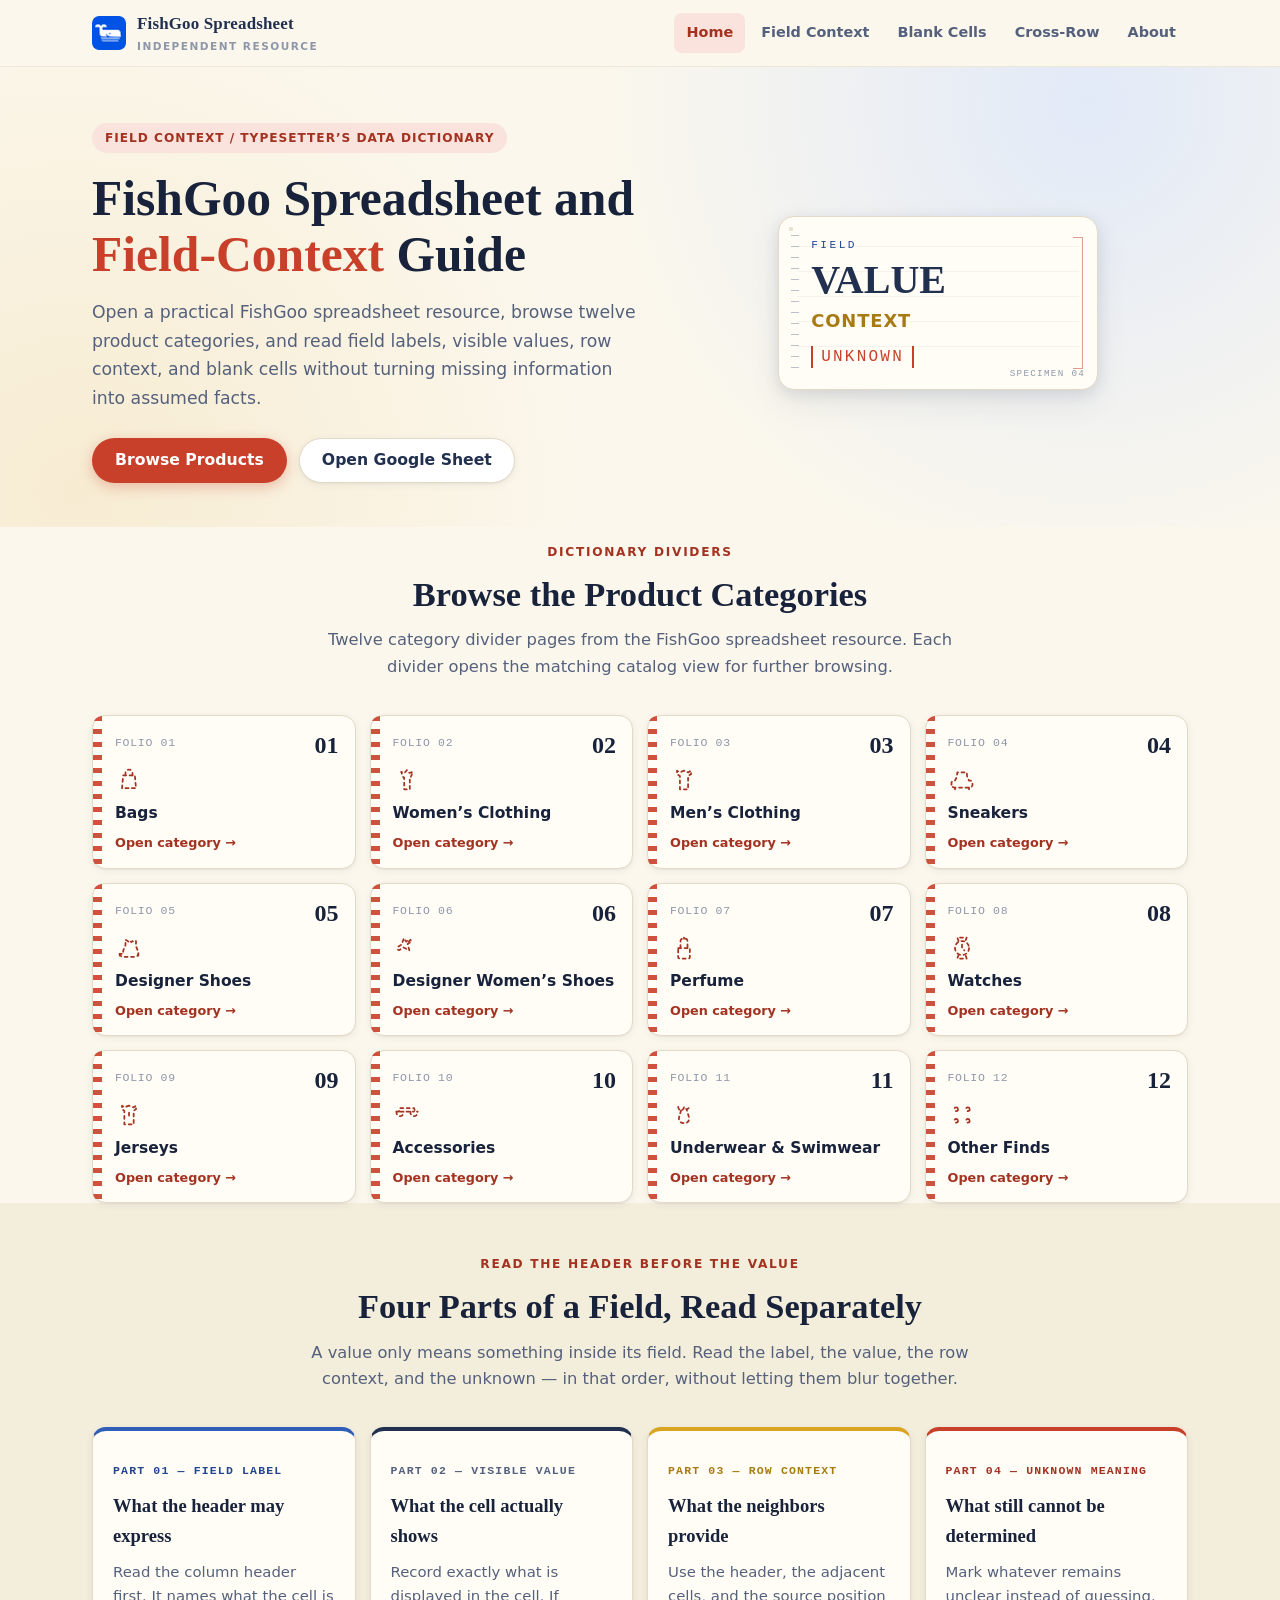
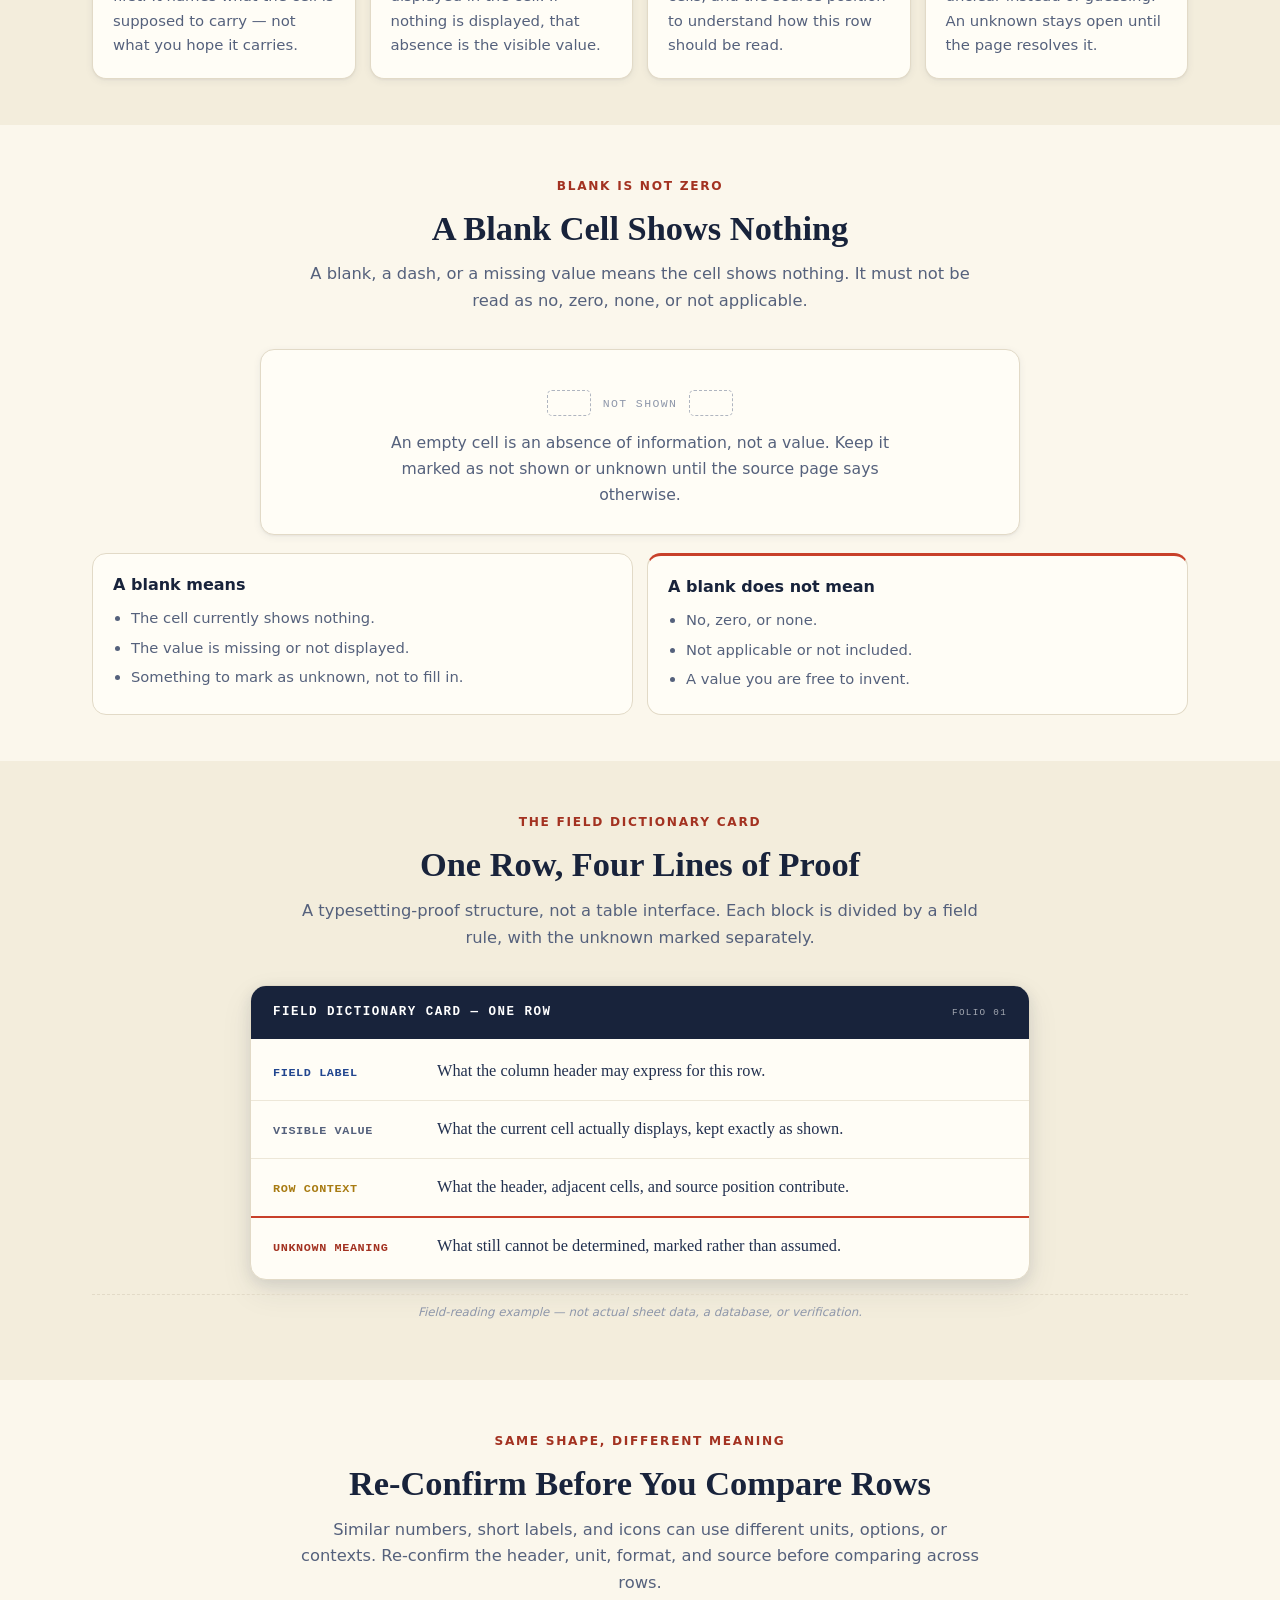
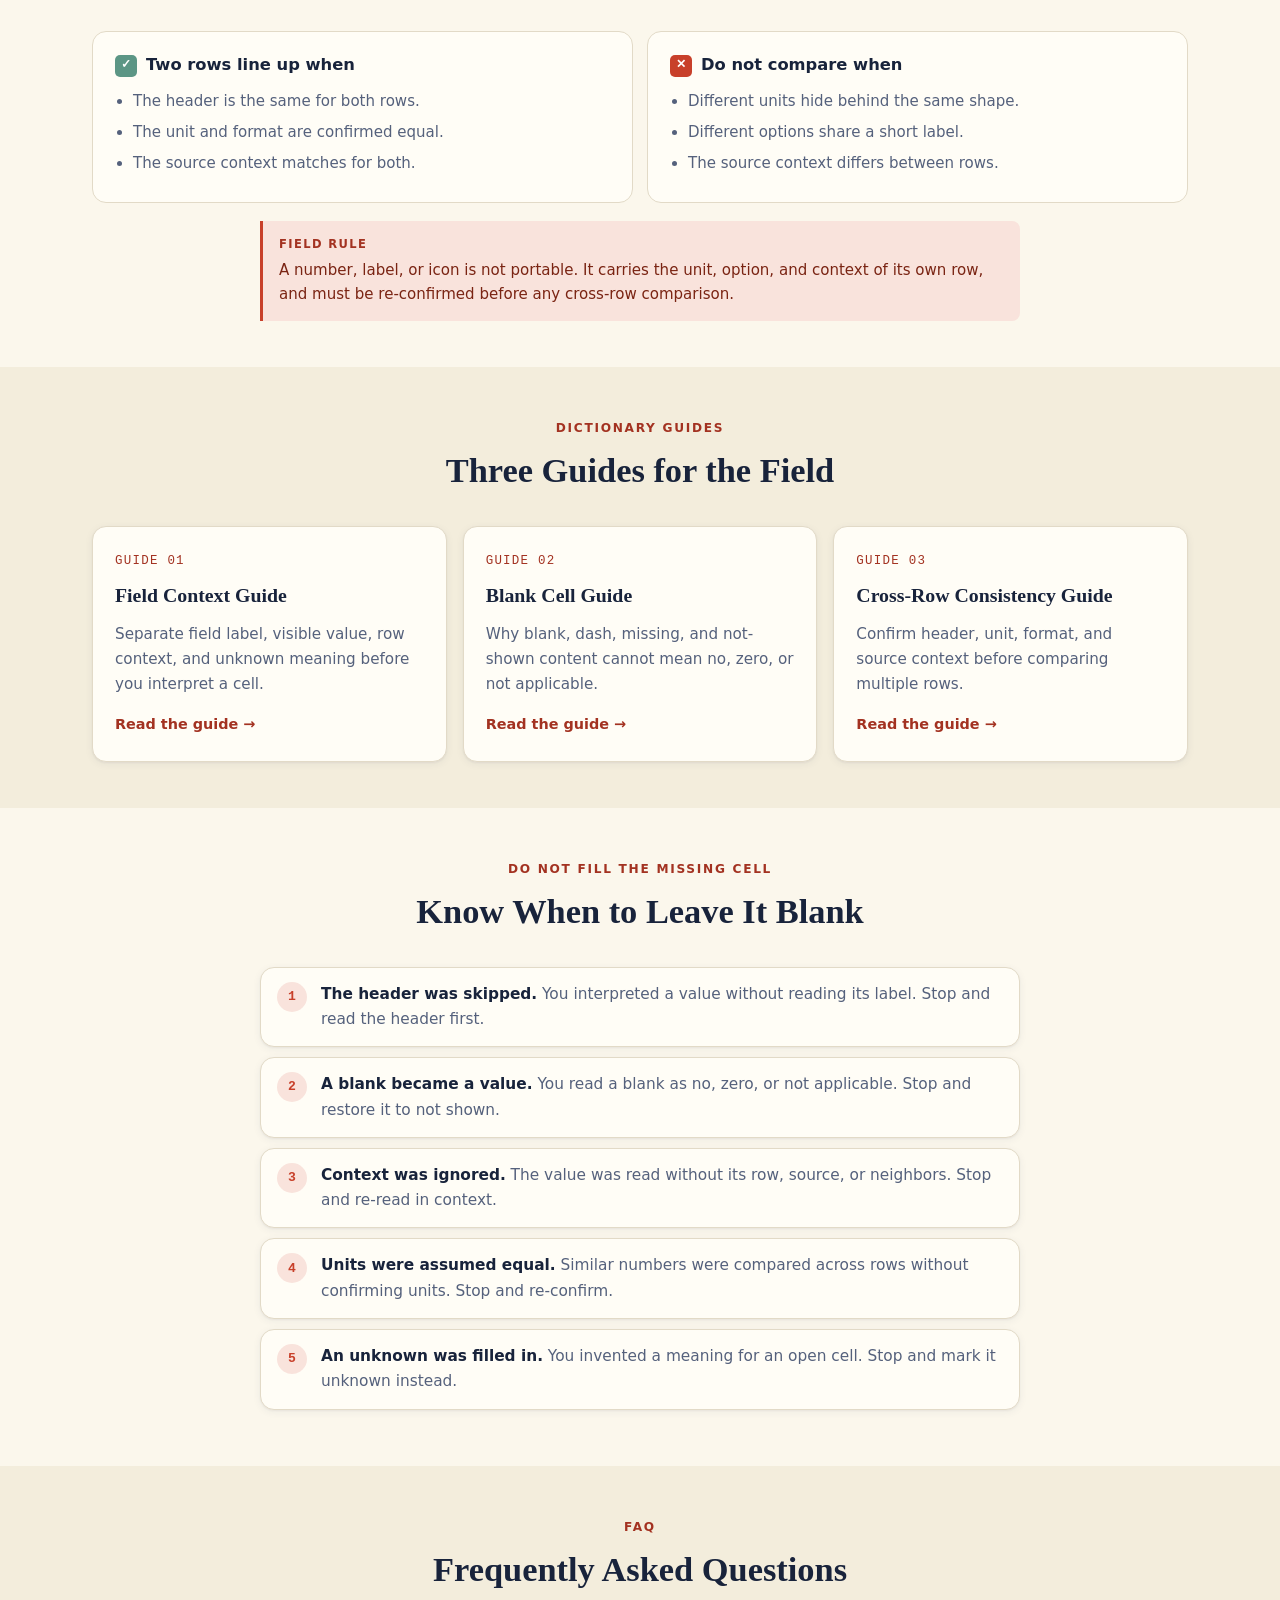
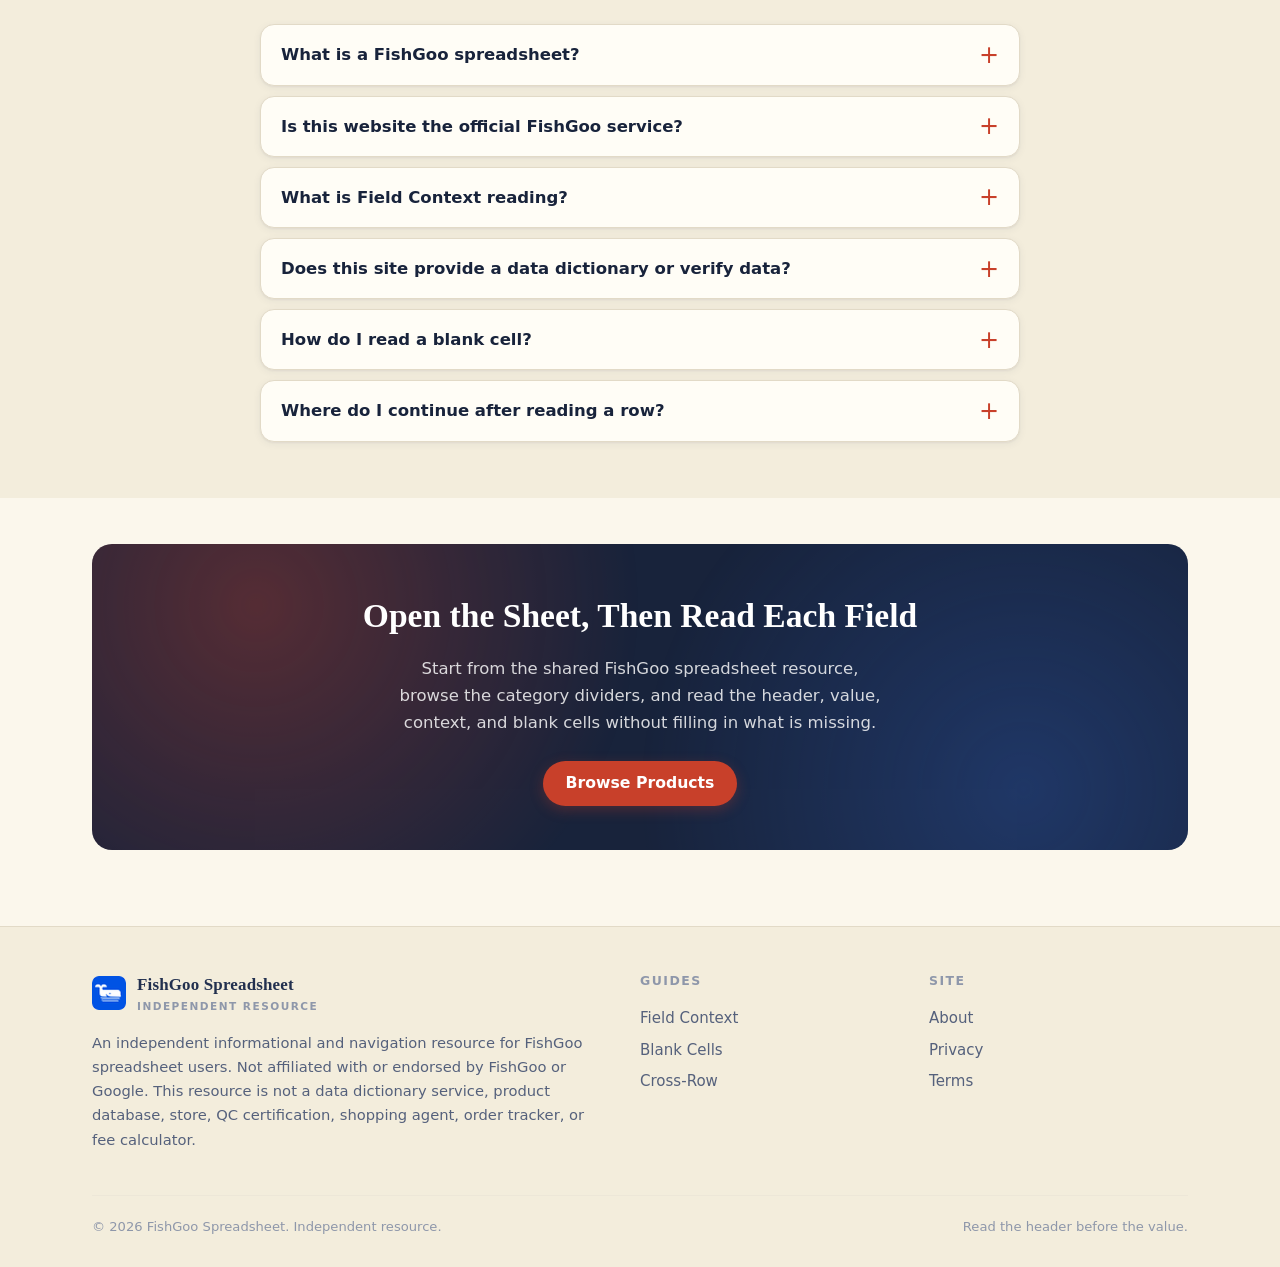
<file: index.html>
<!DOCTYPE html>
<html lang="en">
<head>
  <meta charset="UTF-8">
  <meta name="viewport" content="width=device-width, initial-scale=1.0">
  <script charset="UTF-8" id="LA_COLLECT" src="//sdk.51.la/js-sdk-pro.min.js"></script>
  <script>LA.init({id:"3R7KyZ6nqq0NWQsc",ck:"3R7KyZ6nqq0NWQsc"})</script>
  <meta name="google-site-verification" content="XJH5bWyu3Ub_fdbfXnCgktieLxeAN7sLbtjSL6n2SaM" />
  <title>FishGoo Spreadsheet &amp; Field-Context Guide | Independent</title>
  <meta name="description" content="Open a practical FishGoo spreadsheet resource, browse categories, and read labels, values, and row context without turning blank cells into facts.">
  <link rel="canonical" href="https://repglide.github.io/fishgoo-spreadsheet/">
  <link rel="icon" type="image/png" href="./assets/images/favicon.png">
  <link rel="stylesheet" href="./assets/css/styles.css">

  <!-- Open Graph / Twitter -->
  <meta property="og:type" content="website">
  <meta property="og:url" content="https://repglide.github.io/fishgoo-spreadsheet/">
  <meta property="og:title" content="FishGoo Spreadsheet &amp; Field-Context Guide | Independent">
  <meta property="og:description" content="Open a practical FishGoo spreadsheet resource, browse categories, and read labels, values, and row context without turning blank cells into facts.">
  <meta name="twitter:card" content="summary">
  <meta name="twitter:title" content="FishGoo Spreadsheet &amp; Field-Context Guide | Independent">
  <meta name="twitter:description" content="Open a practical FishGoo spreadsheet resource, browse categories, and read labels, values, and row context without turning blank cells into facts.">

  <!-- JSON-LD Structured Data -->
  <script type="application/ld+json">
  {
    "@context": "https://schema.org",
    "@graph": [
      {
        "@type": "WebSite",
        "@id": "https://repglide.github.io/fishgoo-spreadsheet/#website",
        "url": "https://repglide.github.io/fishgoo-spreadsheet/",
        "name": "FishGoo Spreadsheet & Field-Context Guide",
        "description": "Independent directory and informational guide for FishGoo spreadsheet users, built around a Field Context reading method that separates field labels, visible values, row context, and unknown meaning without turning blank cells into assumed facts."
      },
      {
        "@type": "WebPage",
        "@id": "https://repglide.github.io/fishgoo-spreadsheet/#webpage",
        "url": "https://repglide.github.io/fishgoo-spreadsheet/",
        "name": "FishGoo Spreadsheet and Field-Context Guide",
        "isPartOf": { "@id": "https://repglide.github.io/fishgoo-spreadsheet/#website" },
        "description": "Open a practical FishGoo spreadsheet resource, browse categories, and read labels, values, and row context without turning blank cells into facts."
      },
      {
        "@type": "FAQPage",
        "mainEntity": [
          {
            "@type": "Question",
            "name": "What is a FishGoo spreadsheet?",
            "acceptedAnswer": {
              "@type": "Answer",
              "text": "A FishGoo spreadsheet is a shared document that compiles listing references, category groupings, and product links formatted for use with agent shopping services. It is a reference to research, not an official, live, or complete product catalog."
            }
          },
          {
            "@type": "Question",
            "name": "Is this website the official FishGoo service?",
            "acceptedAnswer": {
              "@type": "Answer",
              "text": "No. This website is an independent informational and navigation resource. It is not affiliated with, endorsed by, or operated by FishGoo or Google."
            }
          },
          {
            "@type": "Question",
            "name": "What is Field Context reading?",
            "acceptedAnswer": {
              "@type": "Answer",
              "text": "Field Context reading separates four things: the field label (what the column header may express), the visible value (what the cell actually shows), the row context (what the header, neighbors, and source provide), and the unknown meaning (what still cannot be determined)."
            }
          },
          {
            "@type": "Question",
            "name": "Does this site provide a data dictionary or verify data?",
            "acceptedAnswer": {
              "@type": "Answer",
              "text": "No. This resource is not a data dictionary service, a product database, a store, a QC certification, a shopping agent, an order tracker, or a fee calculator. It explains how to read, not what the data means."
            }
          },
          {
            "@type": "Question",
            "name": "How do I read a blank cell?",
            "acceptedAnswer": {
              "@type": "Answer",
              "text": "A blank, dash, or missing cell shows nothing, so mark it as not shown or unknown. It must not be automatically read as no, zero, none, or not applicable. A blank is an absence of information, not a value."
            }
          },
          {
            "@type": "Question",
            "name": "Where do I continue after reading a row?",
            "acceptedAnswer": {
              "@type": "Answer",
              "text": "After you have read the field label, visible value, and row context, and re-checked the destination page, you can continue through an agent shopping service to submit the item. This website is a navigation resource and does not process orders itself."
            }
          }
        ]
      }
    ]
  }
  </script>
</head>
<body>
  <a href="#main-content" class="skip-link">Skip to main content</a>

  <!-- Header -->
  <header class="site-header">
    <div class="container header-inner">
      <a href="./index.html" class="brand" aria-label="FishGoo Spreadsheet Home">
        <img src="./assets/images/logo.png" alt="FishGoo logo" width="34" height="34">
        <span class="brand-name">FishGoo Spreadsheet<small>Independent Resource</small></span>
      </a>
      <button class="mobile-nav-toggle" aria-expanded="false" aria-label="Toggle navigation menu">
        <svg viewBox="0 0 24 24" fill="none" stroke="currentColor" stroke-width="2" width="22" height="22"><line x1="3" y1="6" x2="21" y2="6"></line><line x1="3" y1="12" x2="21" y2="12"></line><line x1="3" y1="18" x2="21" y2="18"></line></svg>
      </button>
      <nav class="main-nav" aria-label="Primary Navigation">
        <ul>
          <li><a href="./index.html" class="active">Home</a></li>
          <li><a href="./field-context-guide/">Field Context</a></li>
          <li><a href="./blank-cell-guide/">Blank Cells</a></li>
          <li><a href="./cross-row-consistency-guide/">Cross-Row</a></li>
          <li><a href="./about/">About</a></li>
        </ul>
      </nav>
    </div>
  </header>

  <main id="main-content">
    <!-- Hero -->
    <section class="hero-section">
      <div class="container hero-grid">
        <div>
          <span class="hero-badge">Field Context / Typesetter&rsquo;s Data Dictionary</span>
          <h1 class="hero-title">FishGoo Spreadsheet and <em>Field-Context</em> Guide</h1>
          <p class="hero-description">Open a practical FishGoo spreadsheet resource, browse twelve product categories, and read field labels, visible values, row context, and blank cells without turning missing information into assumed facts.</p>
          <div class="hero-actions">
            <a href="https://repglide.com/?agent=fishgoo" class="btn btn-primary" target="_blank" rel="nofollow noopener">Browse Products</a>
            <a href="https://docs.google.com/spreadsheets/d/1lSC66IRzVtWp0Arn8F5EmrXXbrlkGSHU/edit?usp=sharing&amp;ouid=102900013243329745539&amp;rtpof=true&amp;sd=true" class="btn btn-secondary" target="_blank" rel="noopener">Open Google Sheet</a>
          </div>
        </div>
        <div class="hero-visual" aria-hidden="true">
          <div class="specimen">
            <span class="index-ruler"></span>
            <span class="def-bracket"></span>
            <span class="spec-word spec-field">Field</span>
            <span class="spec-word spec-value">VALUE</span>
            <span class="spec-word spec-context">CONTEXT</span>
            <span class="spec-word spec-unknown">UNKNOWN</span>
            <span class="folio-label">Specimen 04</span>
          </div>
        </div>
      </div>
    </section>

    <!-- Product Categories (immediately after Hero) -->
    <section class="categories-section" id="categories" aria-labelledby="cat-heading">
      <div class="container">
        <div class="section-header">
          <span class="eyebrow">Dictionary Dividers</span>
          <h2 class="section-title" id="cat-heading">Browse the Product Categories</h2>
          <p class="section-lead">Twelve category divider pages from the FishGoo spreadsheet resource. Each divider opens the matching catalog view for further browsing.</p>
        </div>

        <div class="cat-grid">
          <a class="cat-card" href="https://repglide.com/category/bags?agent=fishgoo" target="_blank" rel="nofollow noopener">
            <span class="cat-top"><span class="cat-code">FOLIO 01</span><span class="cat-spec">01</span></span>
            <span class="cat-icon" aria-hidden="true"><svg viewBox="0 0 24 24" fill="none" stroke="currentColor" stroke-width="1.5" stroke-linecap="round" stroke-linejoin="round" stroke-dasharray="2.5 3"><path d="M7 8h10l1 11H6L7 8Z"/><path d="M9 8V6a3 3 0 0 1 6 0v2"/></svg></span>
            <span class="cat-name">Bags</span>
            <span class="cat-arrow">Open category →</span>
          </a>
          <a class="cat-card" href="https://repglide.com/category/womens-clothing?agent=fishgoo" target="_blank" rel="nofollow noopener">
            <span class="cat-top"><span class="cat-code">FOLIO 02</span><span class="cat-spec">02</span></span>
            <span class="cat-icon" aria-hidden="true"><svg viewBox="0 0 24 24" fill="none" stroke="currentColor" stroke-width="1.5" stroke-linecap="round" stroke-linejoin="round" stroke-dasharray="2.5 3"><path d="M12 3.5 9.8 6 7 5l2 5h.6V20h4.8V10H15l2-5-2.8 1L12 3.5Z"/></svg></span>
            <span class="cat-name">Women&rsquo;s Clothing</span>
            <span class="cat-arrow">Open category →</span>
          </a>
          <a class="cat-card" href="https://repglide.com/category/mens-clothing?agent=fishgoo" target="_blank" rel="nofollow noopener">
            <span class="cat-top"><span class="cat-code">FOLIO 03</span><span class="cat-spec">03</span></span>
            <span class="cat-icon" aria-hidden="true"><svg viewBox="0 0 24 24" fill="none" stroke="currentColor" stroke-width="1.5" stroke-linecap="round" stroke-linejoin="round" stroke-dasharray="2.5 3"><path d="M12 4 8.5 5.5 6 4v3l2.5 1.5V20h7V8.5L18 7V4l-2.5 1.5L12 4Z"/></svg></span>
            <span class="cat-name">Men&rsquo;s Clothing</span>
            <span class="cat-arrow">Open category →</span>
          </a>
          <a class="cat-card" href="https://repglide.com/category/sneakers?agent=fishgoo" target="_blank" rel="nofollow noopener">
            <span class="cat-top"><span class="cat-code">FOLIO 04</span><span class="cat-spec">04</span></span>
            <span class="cat-icon" aria-hidden="true"><svg viewBox="0 0 24 24" fill="none" stroke="currentColor" stroke-width="1.5" stroke-linecap="round" stroke-linejoin="round" stroke-dasharray="2.5 3"><path d="M3 16v-1.5c0-1 1-2 2-2h1l1.5-3L8 5.5h8l.5 4L18 12.5h1c1 0 2 1 2 2V16c0 1.5-1.5 2.5-3 2.5H6c-1.5 0-3-1-3-2.5Z"/><path d="M6 18.5V20M18 18.5V20"/></svg></span>
            <span class="cat-name">Sneakers</span>
            <span class="cat-arrow">Open category →</span>
          </a>
          <a class="cat-card" href="https://repglide.com/category/designer-shoes?agent=fishgoo" target="_blank" rel="nofollow noopener">
            <span class="cat-top"><span class="cat-code">FOLIO 05</span><span class="cat-spec">05</span></span>
            <span class="cat-icon" aria-hidden="true"><svg viewBox="0 0 24 24" fill="none" stroke="currentColor" stroke-width="1.5" stroke-linecap="round" stroke-linejoin="round" stroke-dasharray="2.5 3"><path d="M4 17c0 1.5 1.5 2.5 3 2.5h10c1.5 0 3-1 3-2.5v-1.5l-2-5V6l-2 1-1-1-1 1-1-1-1 1-1-1-2-1v4.5l-2 5V17Z"/><path d="M4 17v1.5M20 17v1.5"/></svg></span>
            <span class="cat-name">Designer Shoes</span>
            <span class="cat-arrow">Open category →</span>
          </a>
          <a class="cat-card" href="https://repglide.com/category/designer-womens-shoes?agent=fishgoo" target="_blank" rel="nofollow noopener">
            <span class="cat-top"><span class="cat-code">FOLIO 06</span><span class="cat-spec">06</span></span>
            <span class="cat-icon" aria-hidden="true"><svg viewBox="0 0 24 24" fill="none" stroke="currentColor" stroke-width="1.5" stroke-linecap="round" stroke-linejoin="round" stroke-dasharray="2.5 3"><path d="M9 4.5 7.5 9 5 10.5c-1 .5-1.5 1.5-1 2.5s2 1 2.5 0L9 11.5 14 14l-1.5-5.5L16 6.5 15 5l-1.5 1.5L13 5l-1.5 1.5L10 5 9 4.5Z"/></svg></span>
            <span class="cat-name">Designer Women&rsquo;s Shoes</span>
            <span class="cat-arrow">Open category →</span>
          </a>
          <a class="cat-card" href="https://repglide.com/category/perfume?agent=fishgoo" target="_blank" rel="nofollow noopener">
            <span class="cat-top"><span class="cat-code">FOLIO 07</span><span class="cat-spec">07</span></span>
            <span class="cat-icon" aria-hidden="true"><svg viewBox="0 0 24 24" fill="none" stroke="currentColor" stroke-width="1.5" stroke-linecap="round" stroke-linejoin="round" stroke-dasharray="2.5 3"><path d="M9 12V6a2 2 0 0 1 2-2h2a2 2 0 0 1 2 2v6"/><path d="M7 12h10v8a1 1 0 0 1-1 1H8a1 1 0 0 1-1-1v-8Z"/><path d="M12 4V3"/></svg></span>
            <span class="cat-name">Perfume</span>
            <span class="cat-arrow">Open category →</span>
          </a>
          <a class="cat-card" href="https://repglide.com/category/watches?agent=fishgoo" target="_blank" rel="nofollow noopener">
            <span class="cat-top"><span class="cat-code">FOLIO 08</span><span class="cat-spec">08</span></span>
            <span class="cat-icon" aria-hidden="true"><svg viewBox="0 0 24 24" fill="none" stroke="currentColor" stroke-width="1.5" stroke-linecap="round" stroke-linejoin="round" stroke-dasharray="2.5 3"><circle cx="12" cy="12" r="6"/><path d="M12 9v3l2 2"/><path d="M9 6 8 3h8l-1 3"/><path d="M9 18l-1 3h8l-1-3"/></svg></span>
            <span class="cat-name">Watches</span>
            <span class="cat-arrow">Open category →</span>
          </a>
          <a class="cat-card" href="https://repglide.com/category/jerseys?agent=fishgoo" target="_blank" rel="nofollow noopener">
            <span class="cat-top"><span class="cat-code">FOLIO 09</span><span class="cat-spec">09</span></span>
            <span class="cat-icon" aria-hidden="true"><svg viewBox="0 0 24 24" fill="none" stroke="currentColor" stroke-width="1.5" stroke-linecap="round" stroke-linejoin="round" stroke-dasharray="2.5 3"><path d="M12 4 8 5.5 6 4v3l2 1.5V20h8V8.5L18 7V4l-2 1.5L12 4Z"/><path d="M12 10v3"/></svg></span>
            <span class="cat-name">Jerseys</span>
            <span class="cat-arrow">Open category →</span>
          </a>
          <a class="cat-card" href="https://repglide.com/category/accessories?agent=fishgoo" target="_blank" rel="nofollow noopener">
            <span class="cat-top"><span class="cat-code">FOLIO 10</span><span class="cat-spec">10</span></span>
            <span class="cat-icon" aria-hidden="true"><svg viewBox="0 0 24 24" fill="none" stroke="currentColor" stroke-width="1.5" stroke-linecap="round" stroke-linejoin="round" stroke-dasharray="2.5 3"><path d="M3 9h2l1-3h12l1 3h2"/><path d="M3 9v1a3 3 0 0 0 6 0V9"/><path d="M15 9v1a3 3 0 0 0 6 0V9"/><path d="M6 9h12"/></svg></span>
            <span class="cat-name">Accessories</span>
            <span class="cat-arrow">Open category →</span>
          </a>
          <a class="cat-card" href="https://repglide.com/category/underwear-swimwear?agent=fishgoo" target="_blank" rel="nofollow noopener">
            <span class="cat-top"><span class="cat-code">FOLIO 11</span><span class="cat-spec">11</span></span>
            <span class="cat-icon" aria-hidden="true"><svg viewBox="0 0 24 24" fill="none" stroke="currentColor" stroke-width="1.5" stroke-linecap="round" stroke-linejoin="round" stroke-dasharray="2.5 3"><path d="M7 5c0 2 1.5 3 2.5 3S12 7 12 5c0 1 1.5 2 2.5 2S17 5 17 5"/><path d="M9.5 8 8 13c-1 3 0 6 4 6s5-3 4-6l-1.5-5"/></svg></span>
            <span class="cat-name">Underwear &amp; Swimwear</span>
            <span class="cat-arrow">Open category →</span>
          </a>
          <a class="cat-card" href="https://repglide.com/category/other?agent=fishgoo" target="_blank" rel="nofollow noopener">
            <span class="cat-top"><span class="cat-code">FOLIO 12</span><span class="cat-spec">12</span></span>
            <span class="cat-icon" aria-hidden="true"><svg viewBox="0 0 24 24" fill="none" stroke="currentColor" stroke-width="1.5" stroke-linecap="round" stroke-linejoin="round" stroke-dasharray="2.5 3"><circle cx="7" cy="7" r="1.6"/><circle cx="17" cy="7" r="1.6"/><circle cx="7" cy="17" r="1.6"/><circle cx="17" cy="17" r="1.6"/></svg></span>
            <span class="cat-name">Other Finds</span>
            <span class="cat-arrow">Open category →</span>
          </a>
        </div>
      </div>
    </section>

    <!-- Read the Header Before the Value -->
    <section class="section section-alt" id="read-header" aria-labelledby="rh-heading">
      <div class="container">
        <div class="section-header">
          <span class="eyebrow">Read the Header Before the Value</span>
          <h2 class="section-title" id="rh-heading">Four Parts of a Field, Read Separately</h2>
          <p class="section-lead">A value only means something inside its field. Read the label, the value, the row context, and the unknown — in that order, without letting them blur together.</p>
        </div>

        <div class="field-method">
          <div class="fm-step fm-field">
            <span class="fm-num">Part 01 — Field label</span>
            <h3>What the header may express</h3>
            <p>Read the column header first. It names what the cell is supposed to carry — not what you hope it carries.</p>
          </div>
          <div class="fm-step fm-value">
            <span class="fm-num">Part 02 — Visible value</span>
            <h3>What the cell actually shows</h3>
            <p>Record exactly what is displayed in the cell. If nothing is displayed, that absence is the visible value.</p>
          </div>
          <div class="fm-step fm-context">
            <span class="fm-num">Part 03 — Row context</span>
            <h3>What the neighbors provide</h3>
            <p>Use the header, the adjacent cells, and the source position to understand how this row should be read.</p>
          </div>
          <div class="fm-step fm-unknown">
            <span class="fm-num">Part 04 — Unknown meaning</span>
            <h3>What still cannot be determined</h3>
            <p>Mark whatever remains unclear instead of guessing. An unknown stays open until the page resolves it.</p>
          </div>
        </div>
      </div>
    </section>

    <!-- Blank Is Not Zero -->
    <section class="section" id="blank-not-zero" aria-labelledby="bz-heading">
      <div class="container">
        <div class="section-header">
          <span class="eyebrow">Blank Is Not Zero</span>
          <h2 class="section-title" id="bz-heading">A Blank Cell Shows Nothing</h2>
          <p class="section-lead">A blank, a dash, or a missing value means the cell shows nothing. It must not be read as no, zero, none, or not applicable.</p>
        </div>

        <div class="blank-panel">
          <div class="blank-cell">
            <span class="blank-marker" aria-hidden="true"></span>
            <span class="blank-word">Not shown</span>
            <span class="blank-marker" aria-hidden="true"></span>
          </div>
          <p>An empty cell is an absence of information, not a value. Keep it marked as not shown or unknown until the source page says otherwise.</p>
        </div>

        <div class="blank-grid">
          <div class="blank-col is-blank">
            <h3>A blank means</h3>
            <ul>
              <li>The cell currently shows nothing.</li>
              <li>The value is missing or not displayed.</li>
              <li>Something to mark as unknown, not to fill in.</li>
            </ul>
          </div>
          <div class="blank-col is-assumed">
            <h3>A blank does not mean</h3>
            <ul>
              <li>No, zero, or none.</li>
              <li>Not applicable or not included.</li>
              <li>A value you are free to invent.</li>
            </ul>
          </div>
        </div>
      </div>
    </section>

    <!-- The Field Dictionary Card -->
    <section class="section section-alt" id="dictionary-card" aria-labelledby="dc-heading">
      <div class="container">
        <div class="section-header">
          <span class="eyebrow">The Field Dictionary Card</span>
          <h2 class="section-title" id="dc-heading">One Row, Four Lines of Proof</h2>
          <p class="section-lead">A typesetting-proof structure, not a table interface. Each block is divided by a field rule, with the unknown marked separately.</p>
        </div>

        <div class="dictionary-card">
          <div class="dc-head">
            <span class="dc-title">Field Dictionary Card — One Row</span>
            <span class="folio-label">Folio 01</span>
          </div>
          <div class="dc-blocks">
            <div class="dc-block dc-field">
              <span class="dc-label">Field label</span>
              <span class="dc-def">What the column header may express for this row.</span>
            </div>
            <div class="dc-block dc-value">
              <span class="dc-label">Visible value</span>
              <span class="dc-def">What the current cell actually displays, kept exactly as shown.</span>
            </div>
            <div class="dc-block dc-context">
              <span class="dc-label">Row context</span>
              <span class="dc-def">What the header, adjacent cells, and source position contribute.</span>
            </div>
            <div class="dc-block dc-unknown">
              <span class="dc-label">Unknown meaning</span>
              <span class="dc-def">What still cannot be determined, marked rather than assumed.</span>
            </div>
          </div>
        </div>
        <p class="example-flag" style="display:block;text-align:center;">Field-reading example — not actual sheet data, a database, or verification.</p>
      </div>
    </section>

    <!-- Same Shape, Different Meaning -->
    <section class="section" id="same-shape" aria-labelledby="ss-heading">
      <div class="container">
        <div class="section-header">
          <span class="eyebrow">Same Shape, Different Meaning</span>
          <h2 class="section-title" id="ss-heading">Re-Confirm Before You Compare Rows</h2>
          <p class="section-lead">Similar numbers, short labels, and icons can use different units, options, or contexts. Re-confirm the header, unit, format, and source before comparing across rows.</p>
        </div>
        <div class="shape-grid">
          <div class="shape-col is-same">
            <h3><span class="mark">✓</span>Two rows line up when</h3>
            <ul>
              <li>The header is the same for both rows.</li>
              <li>The unit and format are confirmed equal.</li>
              <li>The source context matches for both.</li>
            </ul>
          </div>
          <div class="shape-col is-diff">
            <h3><span class="mark">✕</span>Do not compare when</h3>
            <ul>
              <li>Different units hide behind the same shape.</li>
              <li>Different options share a short label.</li>
              <li>The source context differs between rows.</li>
            </ul>
          </div>
        </div>
        <div class="field-rule" style="max-width:760px;margin:18px auto 0;"><strong>Field rule</strong>A number, label, or icon is not portable. It carries the unit, option, and context of its own row, and must be re-confirmed before any cross-row comparison.</div>
      </div>
    </section>

    <!-- Guide entries -->
    <section class="section section-alt" id="guides" aria-labelledby="guides-heading">
      <div class="container">
        <div class="section-header">
          <span class="eyebrow">Dictionary Guides</span>
          <h2 class="section-title" id="guides-heading">Three Guides for the Field</h2>
        </div>
        <div class="guide-grid">
          <a class="guide-card" href="./field-context-guide/">
            <span class="guide-num">GUIDE 01</span>
            <h3>Field Context Guide</h3>
            <p>Separate field label, visible value, row context, and unknown meaning before you interpret a cell.</p>
            <span class="guide-cta">Read the guide →</span>
          </a>
          <a class="guide-card" href="./blank-cell-guide/">
            <span class="guide-num">GUIDE 02</span>
            <h3>Blank Cell Guide</h3>
            <p>Why blank, dash, missing, and not-shown content cannot mean no, zero, or not applicable.</p>
            <span class="guide-cta">Read the guide →</span>
          </a>
          <a class="guide-card" href="./cross-row-consistency-guide/">
            <span class="guide-num">GUIDE 03</span>
            <h3>Cross-Row Consistency Guide</h3>
            <p>Confirm header, unit, format, and source context before comparing multiple rows.</p>
            <span class="guide-cta">Read the guide →</span>
          </a>
        </div>
      </div>
    </section>

    <!-- Do Not Fill the Missing Cell -->
    <section class="section" id="do-not-fill" aria-labelledby="dnf-heading">
      <div class="container">
        <div class="section-header">
          <span class="eyebrow">Do Not Fill the Missing Cell</span>
          <h2 class="section-title" id="dnf-heading">Know When to Leave It Blank</h2>
        </div>
        <ul class="stop-list">
          <li><span class="s-num">1</span><p><strong>The header was skipped.</strong> You interpreted a value without reading its label. Stop and read the header first.</p></li>
          <li><span class="s-num">2</span><p><strong>A blank became a value.</strong> You read a blank as no, zero, or not applicable. Stop and restore it to not shown.</p></li>
          <li><span class="s-num">3</span><p><strong>Context was ignored.</strong> The value was read without its row, source, or neighbors. Stop and re-read in context.</p></li>
          <li><span class="s-num">4</span><p><strong>Units were assumed equal.</strong> Similar numbers were compared across rows without confirming units. Stop and re-confirm.</p></li>
          <li><span class="s-num">5</span><p><strong>An unknown was filled in.</strong> You invented a meaning for an open cell. Stop and mark it unknown instead.</p></li>
        </ul>
      </div>
    </section>

    <!-- FAQ -->
    <section class="section section-alt" id="faq" aria-labelledby="faq-heading">
      <div class="container">
        <div class="section-header">
          <span class="eyebrow">FAQ</span>
          <h2 class="section-title" id="faq-heading">Frequently Asked Questions</h2>
        </div>
        <div class="faq-list">
          <details class="faq-item">
            <summary>What is a FishGoo spreadsheet?</summary>
            <div class="faq-body"><p>A FishGoo spreadsheet is a shared document that compiles listing references, category groupings, and product links formatted for use with agent shopping services. It is a reference to research, not an official, live, or complete product catalog.</p></div>
          </details>
          <details class="faq-item">
            <summary>Is this website the official FishGoo service?</summary>
            <div class="faq-body"><p>No. This website is an independent informational and navigation resource. It is not affiliated with, endorsed by, or operated by FishGoo or Google.</p></div>
          </details>
          <details class="faq-item">
            <summary>What is Field Context reading?</summary>
            <div class="faq-body"><p>Field Context reading separates four things: the field label (what the column header may express), the visible value (what the cell actually shows), the row context (what the header, neighbors, and source provide), and the unknown meaning (what still cannot be determined).</p></div>
          </details>
          <details class="faq-item">
            <summary>Does this site provide a data dictionary or verify data?</summary>
            <div class="faq-body"><p>No. This resource is not a data dictionary service, a product database, a store, a QC certification, a shopping agent, an order tracker, or a fee calculator. It explains how to read, not what the data means.</p></div>
          </details>
          <details class="faq-item">
            <summary>How do I read a blank cell?</summary>
            <div class="faq-body"><p>A blank, dash, or missing cell shows nothing, so mark it as not shown or unknown. It must not be automatically read as no, zero, none, or not applicable. A blank is an absence of information, not a value.</p></div>
          </details>
          <details class="faq-item">
            <summary>Where do I continue after reading a row?</summary>
            <div class="faq-body"><p>After you have read the field label, visible value, and row context, and re-checked the destination page, you can continue through an agent shopping service to submit the item. This website is a navigation resource and does not process orders itself.</p></div>
          </details>
        </div>
      </div>
    </section>

    <!-- Final CTA -->
    <section class="section" aria-labelledby="cta-heading">
      <div class="container">
        <div class="final-cta">
          <h2 id="cta-heading">Open the Sheet, Then Read Each Field</h2>
          <p>Start from the shared FishGoo spreadsheet resource, browse the category dividers, and read the header, value, context, and blank cells without filling in what is missing.</p>
          <a href="https://repglide.com/?agent=fishgoo" class="btn btn-primary" target="_blank" rel="nofollow noopener">Browse Products</a>
        </div>
      </div>
    </section>
  </main>

  <!-- Footer -->
  <footer class="site-footer">
    <div class="container">
      <div class="footer-grid">
        <div class="footer-brand">
          <a href="./index.html" class="brand" aria-label="FishGoo Spreadsheet Home">
            <img src="./assets/images/logo.png" alt="FishGoo logo" width="30" height="30">
            <span class="brand-name">FishGoo Spreadsheet<small>Independent Resource</small></span>
          </a>
          <p>An independent informational and navigation resource for FishGoo spreadsheet users. Not affiliated with or endorsed by FishGoo or Google. This resource is not a data dictionary service, product database, store, QC certification, shopping agent, order tracker, or fee calculator.</p>
        </div>
        <div class="footer-col">
          <h4>Guides</h4>
          <ul>
            <li><a href="./field-context-guide/">Field Context</a></li>
            <li><a href="./blank-cell-guide/">Blank Cells</a></li>
            <li><a href="./cross-row-consistency-guide/">Cross-Row</a></li>
          </ul>
        </div>
        <div class="footer-col">
          <h4>Site</h4>
          <ul>
            <li><a href="./about/">About</a></li>
            <li><a href="./privacy/">Privacy</a></li>
            <li><a href="./terms/">Terms</a></li>
          </ul>
        </div>
      </div>
      <div class="footer-bottom">
        <span>&copy; <span id="year">2026</span> FishGoo Spreadsheet. Independent resource.</span>
        <span>Read the header before the value.</span>
      </div>
    </div>
  </footer>

  <script src="./assets/js/main.js"></script>
</body>
</html>
</file>
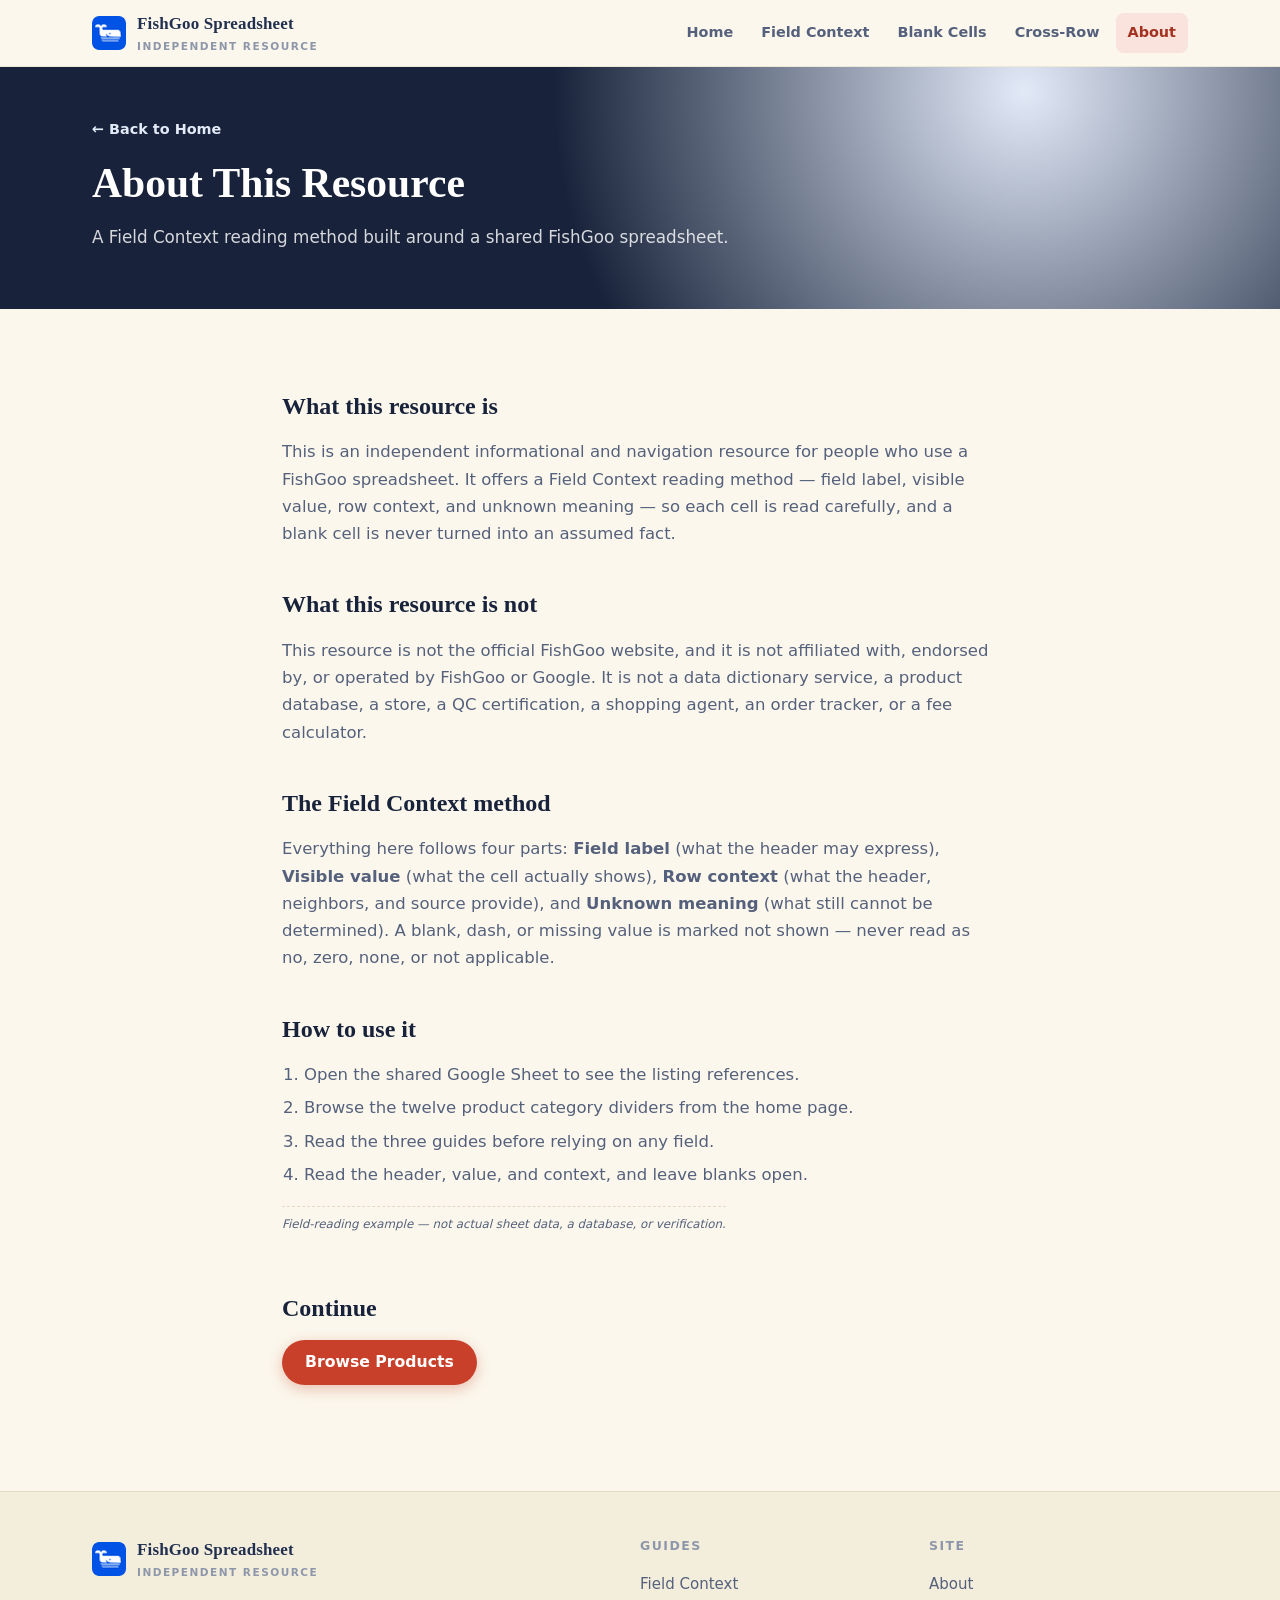
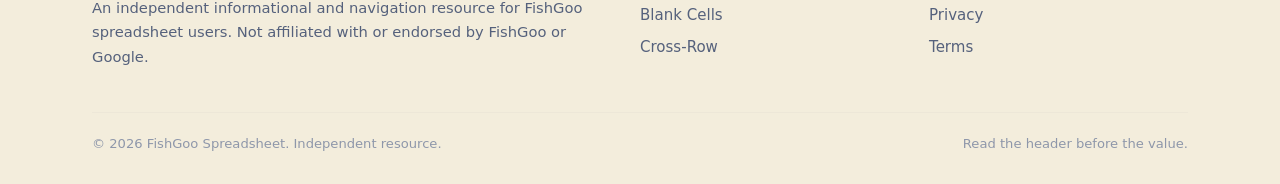
<file: about/index.html>
<!DOCTYPE html>
<html lang="en">
<head>
  <meta charset="UTF-8">
  <meta name="viewport" content="width=device-width, initial-scale=1.0">
  <title>About | FishGoo Spreadsheet</title>
  <meta name="description" content="About this independent FishGoo spreadsheet resource: a Field Context reading method, not an official FishGoo service.">
  <link rel="canonical" href="https://repglide.github.io/fishgoo-spreadsheet/about/">
  <link rel="icon" type="image/png" href="../assets/images/favicon.png">
  <link rel="stylesheet" href="../assets/css/styles.css">
  <meta name="robots" content="index, follow">
</head>
<body>
  <a href="#main-content" class="skip-link">Skip to main content</a>

  <header class="site-header">
    <div class="container header-inner">
      <a href="../index.html" class="brand" aria-label="FishGoo Spreadsheet Home">
        <img src="../assets/images/logo.png" alt="FishGoo logo" width="34" height="34">
        <span class="brand-name">FishGoo Spreadsheet<small>Independent Resource</small></span>
      </a>
      <button class="mobile-nav-toggle" aria-expanded="false" aria-label="Toggle navigation menu">
        <svg viewBox="0 0 24 24" fill="none" stroke="currentColor" stroke-width="2" width="22" height="22"><line x1="3" y1="6" x2="21" y2="6"></line><line x1="3" y1="12" x2="21" y2="12"></line><line x1="3" y1="18" x2="21" y2="18"></line></svg>
      </button>
      <nav class="main-nav" aria-label="Primary Navigation">
        <ul>
          <li><a href="../index.html">Home</a></li>
          <li><a href="../field-context-guide/">Field Context</a></li>
          <li><a href="../blank-cell-guide/">Blank Cells</a></li>
          <li><a href="../cross-row-consistency-guide/">Cross-Row</a></li>
          <li><a href="../about/" class="active">About</a></li>
        </ul>
      </nav>
    </div>
  </header>

  <main id="main-content">
    <section class="page-hero">
      <div class="container">
        <a class="back-link" href="../index.html">← Back to Home</a>
        <h1>About This Resource</h1>
        <p>A Field Context reading method built around a shared FishGoo spreadsheet.</p>
      </div>
    </section>

    <div class="article-body">
      <h2>What this resource is</h2>
      <p>This is an independent informational and navigation resource for people who use a FishGoo spreadsheet. It offers a Field Context reading method — field label, visible value, row context, and unknown meaning — so each cell is read carefully, and a blank cell is never turned into an assumed fact.</p>

      <h2>What this resource is not</h2>
      <p>This resource is not the official FishGoo website, and it is not affiliated with, endorsed by, or operated by FishGoo or Google. It is not a data dictionary service, a product database, a store, a QC certification, a shopping agent, an order tracker, or a fee calculator.</p>

      <h2>The Field Context method</h2>
      <p>Everything here follows four parts: <strong>Field label</strong> (what the header may express), <strong>Visible value</strong> (what the cell actually shows), <strong>Row context</strong> (what the header, neighbors, and source provide), and <strong>Unknown meaning</strong> (what still cannot be determined). A blank, dash, or missing value is marked not shown — never read as no, zero, none, or not applicable.</p>

      <h2>How to use it</h2>
      <ol>
        <li>Open the shared Google Sheet to see the listing references.</li>
        <li>Browse the twelve product category dividers from the home page.</li>
        <li>Read the three guides before relying on any field.</li>
        <li>Read the header, value, and context, and leave blanks open.</li>
      </ol>

      <p class="example-flag">Field-reading example — not actual sheet data, a database, or verification.</p>

      <h2>Continue</h2>
      <p><a href="https://repglide.com/?agent=fishgoo" class="btn btn-primary" target="_blank" rel="nofollow noopener">Browse Products</a></p>
    </div>
  </main>

  <footer class="site-footer">
    <div class="container">
      <div class="footer-grid">
        <div class="footer-brand">
          <a href="../index.html" class="brand" aria-label="FishGoo Spreadsheet Home">
            <img src="../assets/images/logo.png" alt="FishGoo logo" width="30" height="30">
            <span class="brand-name">FishGoo Spreadsheet<small>Independent Resource</small></span>
          </a>
          <p>An independent informational and navigation resource for FishGoo spreadsheet users. Not affiliated with or endorsed by FishGoo or Google.</p>
        </div>
        <div class="footer-col">
          <h4>Guides</h4>
          <ul>
            <li><a href="../field-context-guide/">Field Context</a></li>
            <li><a href="../blank-cell-guide/">Blank Cells</a></li>
            <li><a href="../cross-row-consistency-guide/">Cross-Row</a></li>
          </ul>
        </div>
        <div class="footer-col">
          <h4>Site</h4>
          <ul>
            <li><a href="../about/">About</a></li>
            <li><a href="../privacy/">Privacy</a></li>
            <li><a href="../terms/">Terms</a></li>
          </ul>
        </div>
      </div>
      <div class="footer-bottom">
        <span>&copy; <span id="year">2026</span> FishGoo Spreadsheet. Independent resource.</span>
        <span>Read the header before the value.</span>
      </div>
    </div>
  </footer>

  <script src="../assets/js/main.js"></script>
</body>
</html>
</file>
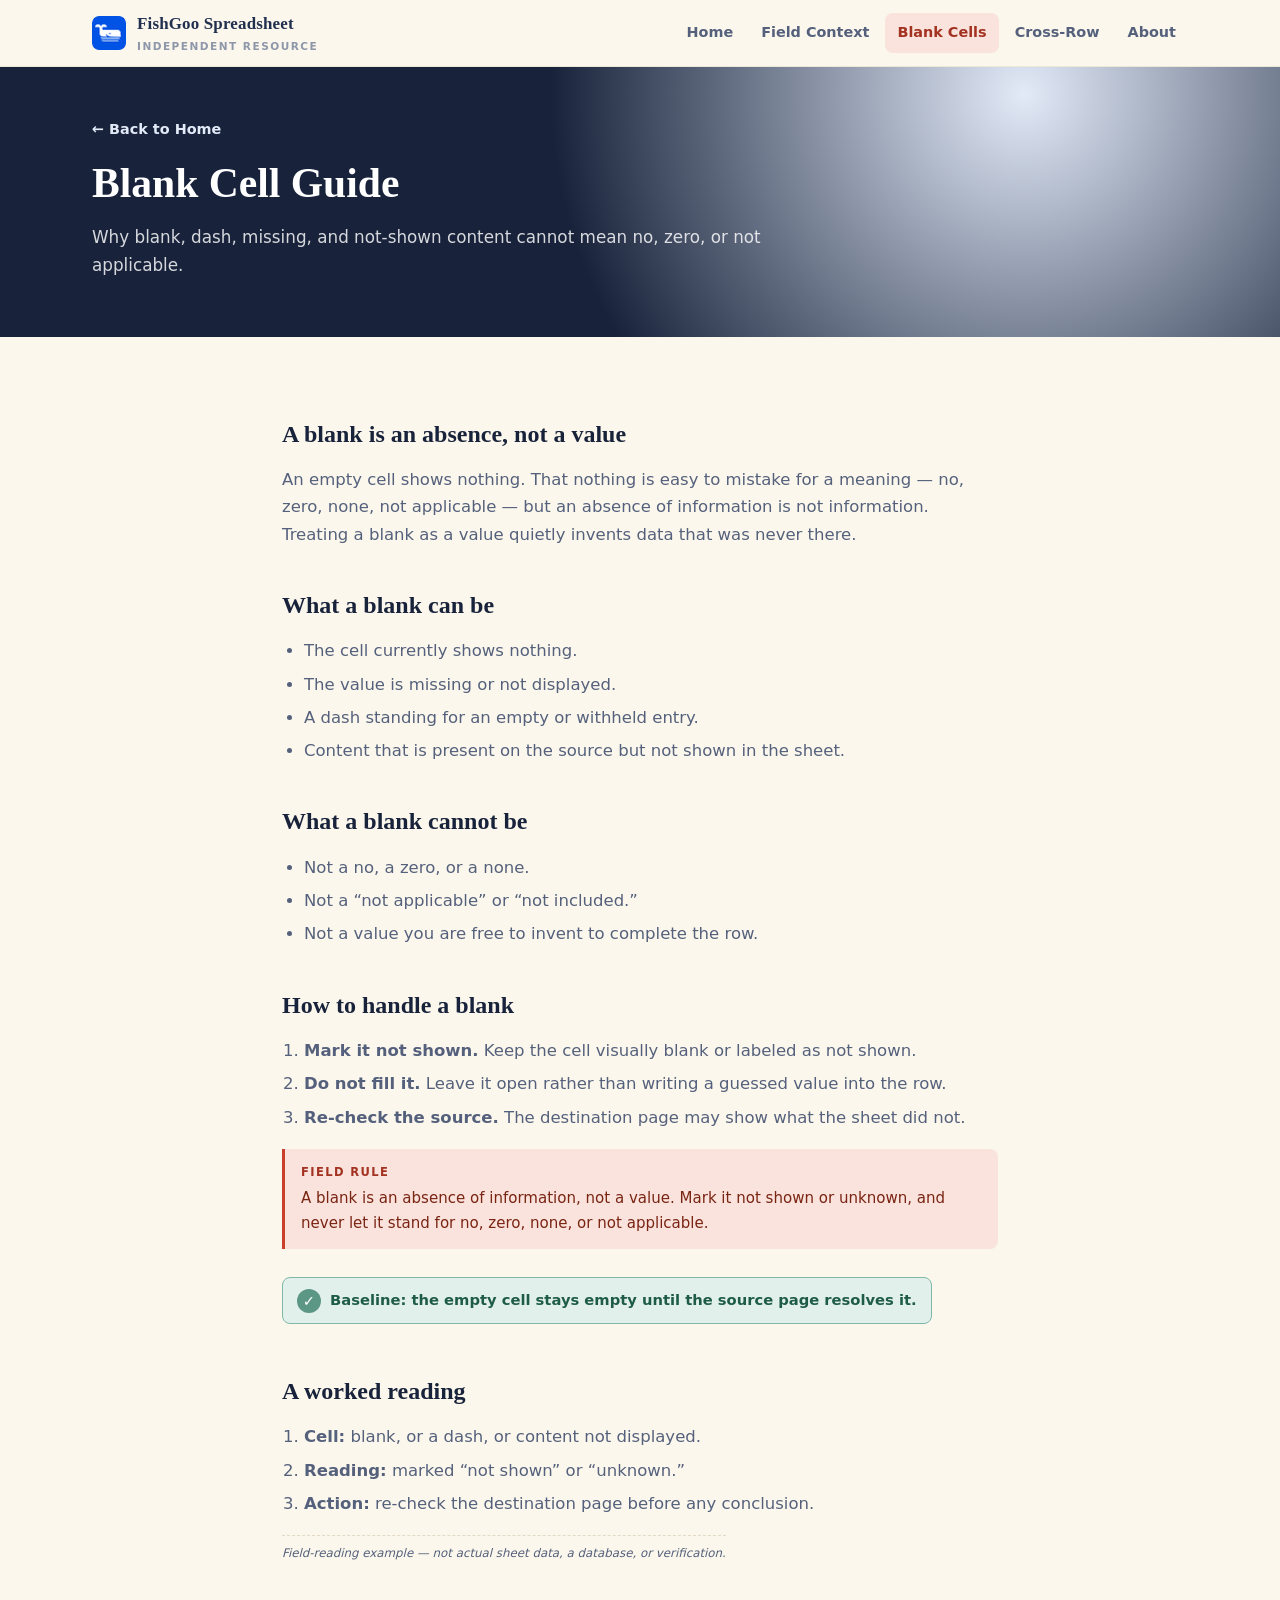
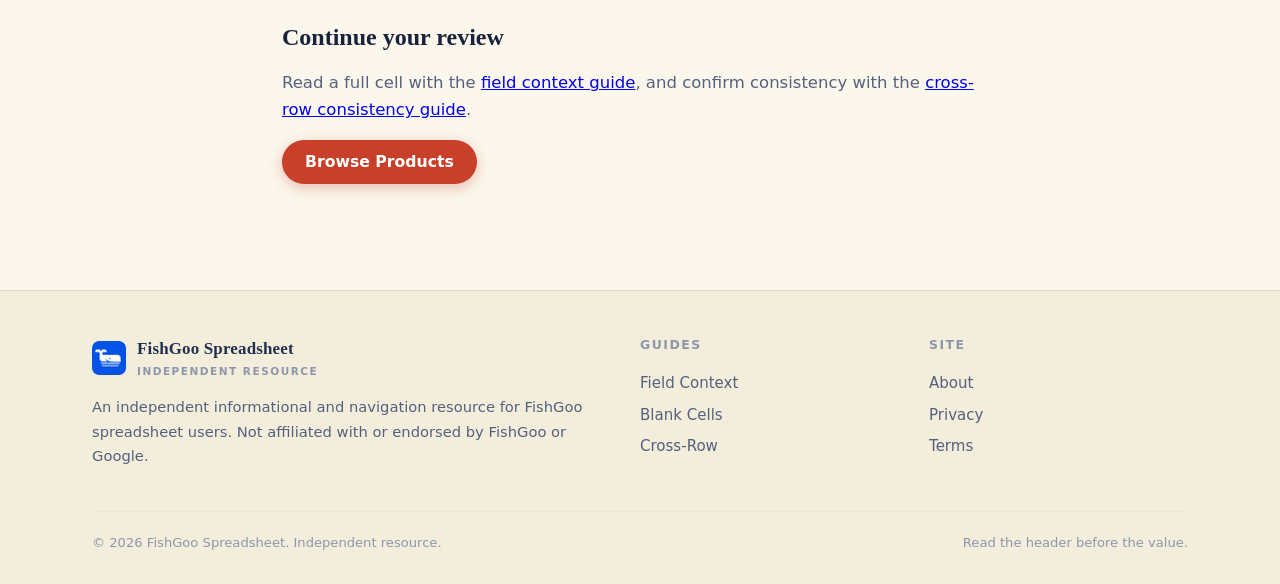
<file: blank-cell-guide/index.html>
<!DOCTYPE html>
<html lang="en">
<head>
  <meta charset="UTF-8">
  <meta name="viewport" content="width=device-width, initial-scale=1.0">
  <title>Blank Cell Guide | FishGoo Spreadsheet</title>
  <meta name="description" content="Why blank, dash, missing, and not-shown content in a FishGoo spreadsheet cannot mean no, zero, or not applicable.">
  <link rel="canonical" href="https://repglide.github.io/fishgoo-spreadsheet/blank-cell-guide/">
  <link rel="icon" type="image/png" href="../assets/images/favicon.png">
  <link rel="stylesheet" href="../assets/css/styles.css">

  <meta property="og:type" content="article">
  <meta property="og:url" content="https://repglide.github.io/fishgoo-spreadsheet/blank-cell-guide/">
  <meta property="og:title" content="Blank Cell Guide | FishGoo Spreadsheet">
  <meta property="og:description" content="Why blank, dash, missing, and not-shown content in a FishGoo spreadsheet cannot mean no, zero, or not applicable.">
  <meta name="twitter:card" content="summary">

  <script type="application/ld+json">
  {
    "@context": "https://schema.org",
    "@graph": [
      { "@type": "WebSite", "@id": "https://repglide.github.io/fishgoo-spreadsheet/#website", "url": "https://repglide.github.io/fishgoo-spreadsheet/", "name": "FishGoo Spreadsheet & Field-Context Guide" },
      { "@type": "BreadcrumbList", "itemListElement": [
        { "@type": "ListItem", "position": 1, "name": "Home", "item": "https://repglide.github.io/fishgoo-spreadsheet/" },
        { "@type": "ListItem", "position": 2, "name": "Blank Cell Guide", "item": "https://repglide.github.io/fishgoo-spreadsheet/blank-cell-guide/" }
      ]},
      { "@type": "Article", "@id": "https://repglide.github.io/fishgoo-spreadsheet/blank-cell-guide/#article", "headline": "Blank Cell Guide", "description": "Why blank, dash, missing, and not-shown content in a FishGoo spreadsheet cannot mean no, zero, or not applicable.", "isPartOf": { "@id": "https://repglide.github.io/fishgoo-spreadsheet/#website" } }
    ]
  }
  </script>
</head>
<body>
  <a href="#main-content" class="skip-link">Skip to main content</a>

  <header class="site-header">
    <div class="container header-inner">
      <a href="../index.html" class="brand" aria-label="FishGoo Spreadsheet Home">
        <img src="../assets/images/logo.png" alt="FishGoo logo" width="34" height="34">
        <span class="brand-name">FishGoo Spreadsheet<small>Independent Resource</small></span>
      </a>
      <button class="mobile-nav-toggle" aria-expanded="false" aria-label="Toggle navigation menu">
        <svg viewBox="0 0 24 24" fill="none" stroke="currentColor" stroke-width="2" width="22" height="22"><line x1="3" y1="6" x2="21" y2="6"></line><line x1="3" y1="12" x2="21" y2="12"></line><line x1="3" y1="18" x2="21" y2="18"></line></svg>
      </button>
      <nav class="main-nav" aria-label="Primary Navigation">
        <ul>
          <li><a href="../index.html">Home</a></li>
          <li><a href="../field-context-guide/">Field Context</a></li>
          <li><a href="../blank-cell-guide/" class="active">Blank Cells</a></li>
          <li><a href="../cross-row-consistency-guide/">Cross-Row</a></li>
          <li><a href="../about/">About</a></li>
        </ul>
      </nav>
    </div>
  </header>

  <main id="main-content">
    <section class="page-hero">
      <div class="container">
        <a class="back-link" href="../index.html">← Back to Home</a>
        <h1>Blank Cell Guide</h1>
        <p>Why blank, dash, missing, and not-shown content cannot mean no, zero, or not applicable.</p>
      </div>
    </section>

    <div class="article-body">
      <h2>A blank is an absence, not a value</h2>
      <p>An empty cell shows nothing. That nothing is easy to mistake for a meaning — no, zero, none, not applicable — but an absence of information is not information. Treating a blank as a value quietly invents data that was never there.</p>

      <h2>What a blank can be</h2>
      <ul>
        <li>The cell currently shows nothing.</li>
        <li>The value is missing or not displayed.</li>
        <li>A dash standing for an empty or withheld entry.</li>
        <li>Content that is present on the source but not shown in the sheet.</li>
      </ul>

      <h2>What a blank cannot be</h2>
      <ul>
        <li>Not a no, a zero, or a none.</li>
        <li>Not a &ldquo;not applicable&rdquo; or &ldquo;not included.&rdquo;</li>
        <li>Not a value you are free to invent to complete the row.</li>
      </ul>

      <h2>How to handle a blank</h2>
      <ol>
        <li><strong>Mark it not shown.</strong> Keep the cell visually blank or labeled as not shown.</li>
        <li><strong>Do not fill it.</strong> Leave it open rather than writing a guessed value into the row.</li>
        <li><strong>Re-check the source.</strong> The destination page may show what the sheet did not.</li>
      </ol>

      <div class="field-rule"><strong>Field rule</strong>A blank is an absence of information, not a value. Mark it not shown or unknown, and never let it stand for no, zero, none, or not applicable.</div>

      <div class="baseline-tick"><span class="qmark">✓</span>Baseline: the empty cell stays empty until the source page resolves it.</div>

      <h2>A worked reading</h2>
      <ol>
        <li><strong>Cell:</strong> blank, or a dash, or content not displayed.</li>
        <li><strong>Reading:</strong> marked &ldquo;not shown&rdquo; or &ldquo;unknown.&rdquo;</li>
        <li><strong>Action:</strong> re-check the destination page before any conclusion.</li>
      </ol>
      <p class="example-flag">Field-reading example — not actual sheet data, a database, or verification.</p>

      <h2>Continue your review</h2>
      <p>Read a full cell with the <a href="../field-context-guide/">field context guide</a>, and confirm consistency with the <a href="../cross-row-consistency-guide/">cross-row consistency guide</a>.</p>
      <p><a href="https://repglide.com/?agent=fishgoo" class="btn btn-primary" target="_blank" rel="nofollow noopener">Browse Products</a></p>
    </div>
  </main>

  <footer class="site-footer">
    <div class="container">
      <div class="footer-grid">
        <div class="footer-brand">
          <a href="../index.html" class="brand" aria-label="FishGoo Spreadsheet Home">
            <img src="../assets/images/logo.png" alt="FishGoo logo" width="30" height="30">
            <span class="brand-name">FishGoo Spreadsheet<small>Independent Resource</small></span>
          </a>
          <p>An independent informational and navigation resource for FishGoo spreadsheet users. Not affiliated with or endorsed by FishGoo or Google.</p>
        </div>
        <div class="footer-col">
          <h4>Guides</h4>
          <ul>
            <li><a href="../field-context-guide/">Field Context</a></li>
            <li><a href="../blank-cell-guide/">Blank Cells</a></li>
            <li><a href="../cross-row-consistency-guide/">Cross-Row</a></li>
          </ul>
        </div>
        <div class="footer-col">
          <h4>Site</h4>
          <ul>
            <li><a href="../about/">About</a></li>
            <li><a href="../privacy/">Privacy</a></li>
            <li><a href="../terms/">Terms</a></li>
          </ul>
        </div>
      </div>
      <div class="footer-bottom">
        <span>&copy; <span id="year">2026</span> FishGoo Spreadsheet. Independent resource.</span>
        <span>Read the header before the value.</span>
      </div>
    </div>
  </footer>

  <script src="../assets/js/main.js"></script>
</body>
</html>
</file>
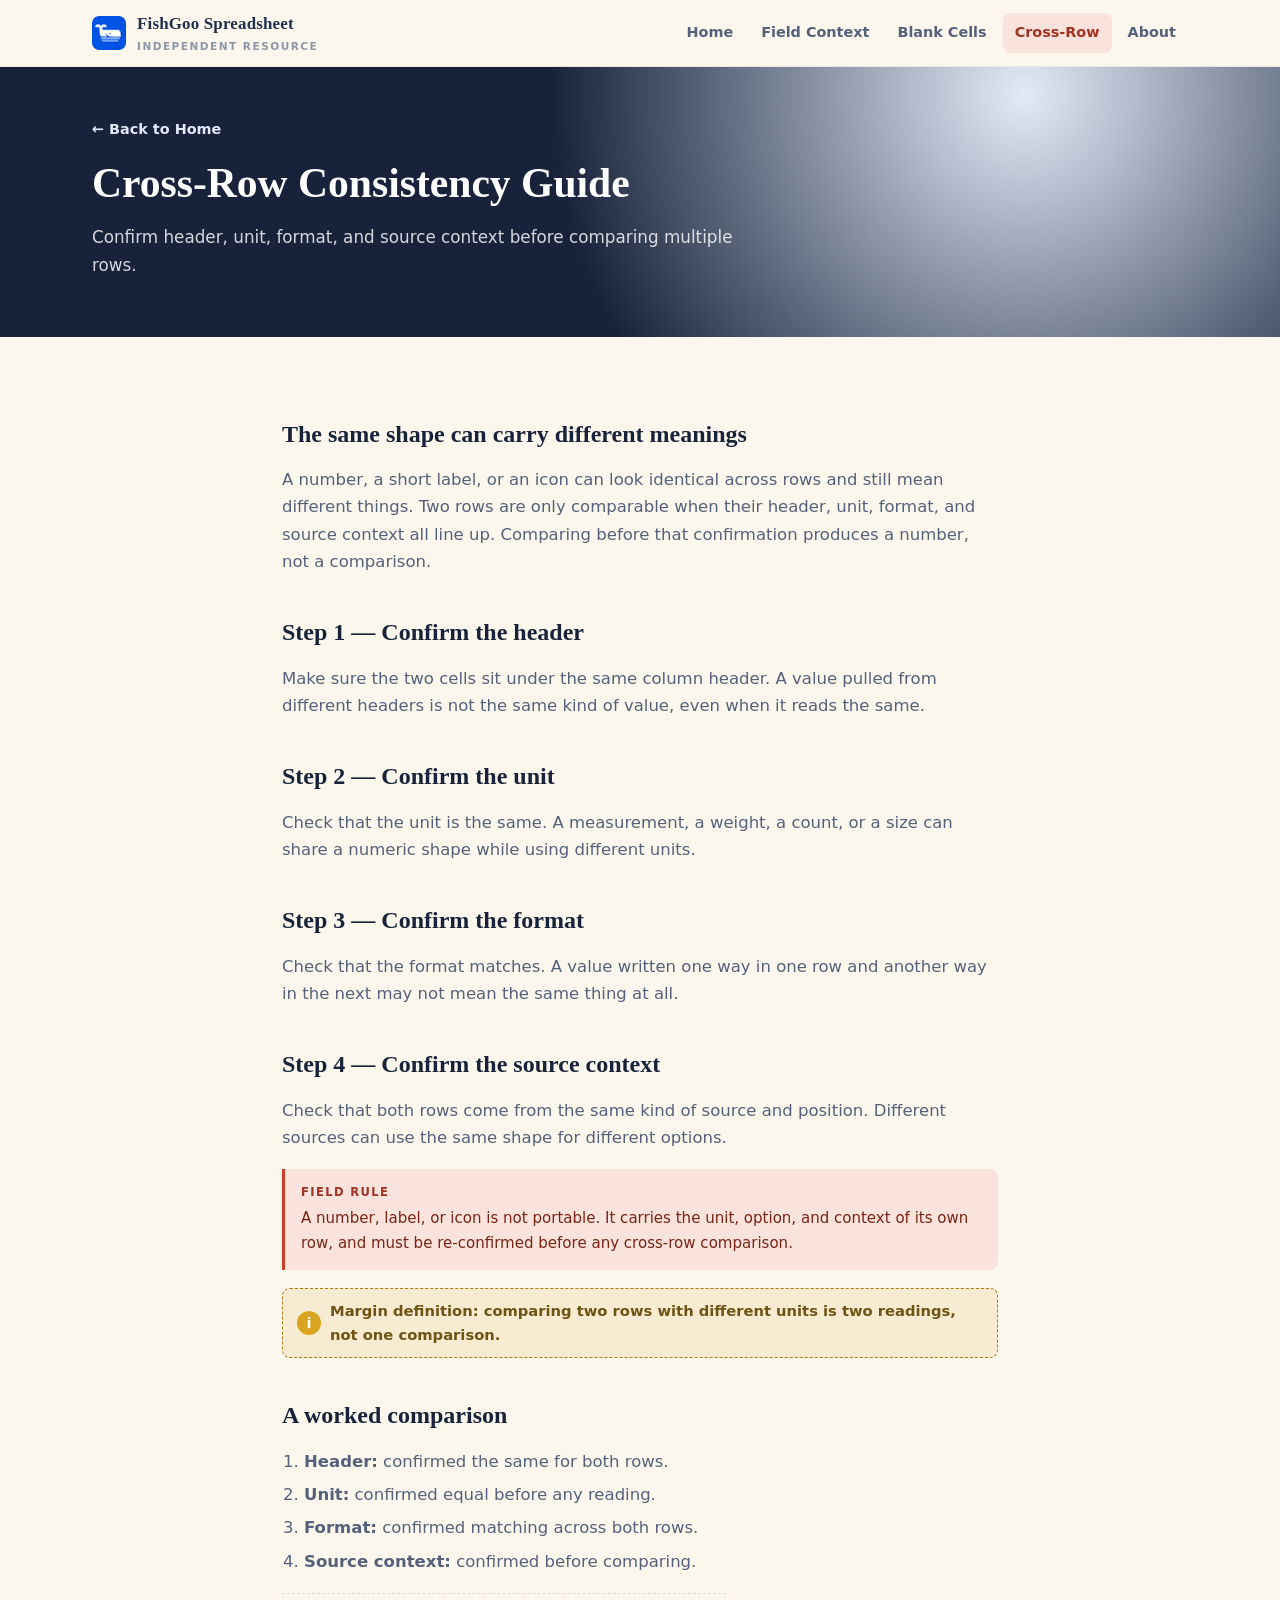
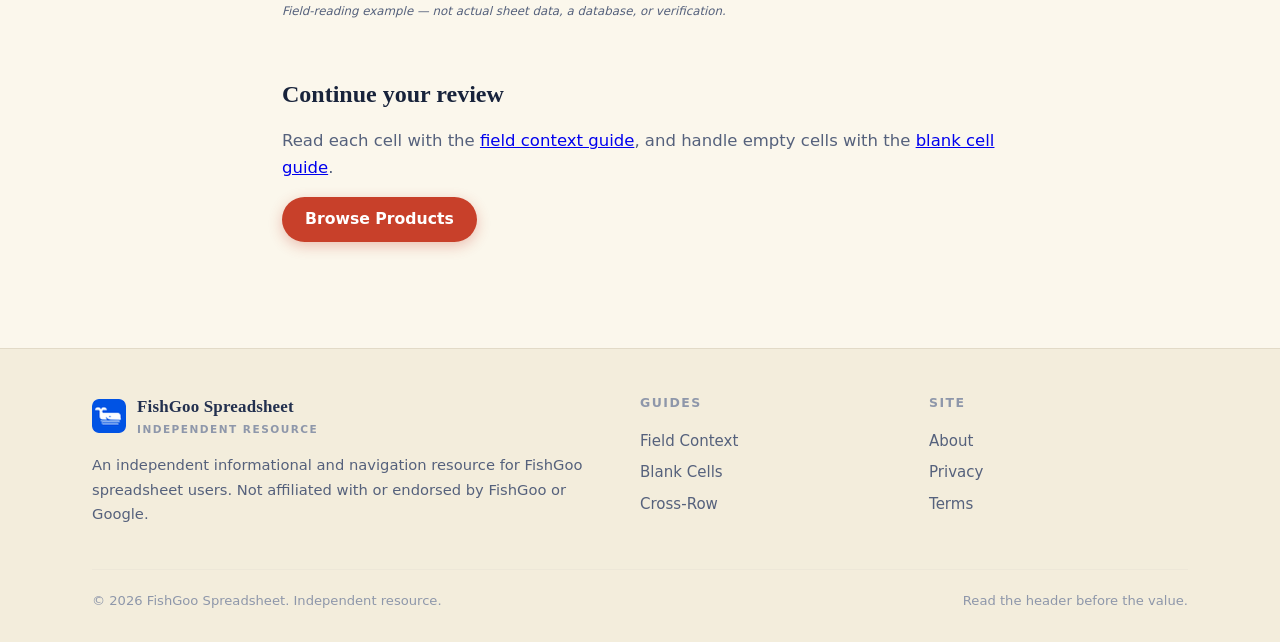
<file: cross-row-consistency-guide/index.html>
<!DOCTYPE html>
<html lang="en">
<head>
  <meta charset="UTF-8">
  <meta name="viewport" content="width=device-width, initial-scale=1.0">
  <title>Cross-Row Consistency Guide | FishGoo Spreadsheet</title>
  <meta name="description" content="Confirm header, unit, format, and source context before comparing multiple rows in a FishGoo spreadsheet.">
  <link rel="canonical" href="https://repglide.github.io/fishgoo-spreadsheet/cross-row-consistency-guide/">
  <link rel="icon" type="image/png" href="../assets/images/favicon.png">
  <link rel="stylesheet" href="../assets/css/styles.css">

  <meta property="og:type" content="article">
  <meta property="og:url" content="https://repglide.github.io/fishgoo-spreadsheet/cross-row-consistency-guide/">
  <meta property="og:title" content="Cross-Row Consistency Guide | FishGoo Spreadsheet">
  <meta property="og:description" content="Confirm header, unit, format, and source context before comparing multiple rows in a FishGoo spreadsheet.">
  <meta name="twitter:card" content="summary">

  <script type="application/ld+json">
  {
    "@context": "https://schema.org",
    "@graph": [
      { "@type": "WebSite", "@id": "https://repglide.github.io/fishgoo-spreadsheet/#website", "url": "https://repglide.github.io/fishgoo-spreadsheet/", "name": "FishGoo Spreadsheet & Field-Context Guide" },
      { "@type": "BreadcrumbList", "itemListElement": [
        { "@type": "ListItem", "position": 1, "name": "Home", "item": "https://repglide.github.io/fishgoo-spreadsheet/" },
        { "@type": "ListItem", "position": 2, "name": "Cross-Row Consistency Guide", "item": "https://repglide.github.io/fishgoo-spreadsheet/cross-row-consistency-guide/" }
      ]},
      { "@type": "Article", "@id": "https://repglide.github.io/fishgoo-spreadsheet/cross-row-consistency-guide/#article", "headline": "Cross-Row Consistency Guide", "description": "Confirm header, unit, format, and source context before comparing multiple rows in a FishGoo spreadsheet.", "isPartOf": { "@id": "https://repglide.github.io/fishgoo-spreadsheet/#website" } }
    ]
  }
  </script>
</head>
<body>
  <a href="#main-content" class="skip-link">Skip to main content</a>

  <header class="site-header">
    <div class="container header-inner">
      <a href="../index.html" class="brand" aria-label="FishGoo Spreadsheet Home">
        <img src="../assets/images/logo.png" alt="FishGoo logo" width="34" height="34">
        <span class="brand-name">FishGoo Spreadsheet<small>Independent Resource</small></span>
      </a>
      <button class="mobile-nav-toggle" aria-expanded="false" aria-label="Toggle navigation menu">
        <svg viewBox="0 0 24 24" fill="none" stroke="currentColor" stroke-width="2" width="22" height="22"><line x1="3" y1="6" x2="21" y2="6"></line><line x1="3" y1="12" x2="21" y2="12"></line><line x1="3" y1="18" x2="21" y2="18"></line></svg>
      </button>
      <nav class="main-nav" aria-label="Primary Navigation">
        <ul>
          <li><a href="../index.html">Home</a></li>
          <li><a href="../field-context-guide/">Field Context</a></li>
          <li><a href="../blank-cell-guide/">Blank Cells</a></li>
          <li><a href="../cross-row-consistency-guide/" class="active">Cross-Row</a></li>
          <li><a href="../about/">About</a></li>
        </ul>
      </nav>
    </div>
  </header>

  <main id="main-content">
    <section class="page-hero">
      <div class="container">
        <a class="back-link" href="../index.html">← Back to Home</a>
        <h1>Cross-Row Consistency Guide</h1>
        <p>Confirm header, unit, format, and source context before comparing multiple rows.</p>
      </div>
    </section>

    <div class="article-body">
      <h2>The same shape can carry different meanings</h2>
      <p>A number, a short label, or an icon can look identical across rows and still mean different things. Two rows are only comparable when their header, unit, format, and source context all line up. Comparing before that confirmation produces a number, not a comparison.</p>

      <h2>Step 1 — Confirm the header</h2>
      <p>Make sure the two cells sit under the same column header. A value pulled from different headers is not the same kind of value, even when it reads the same.</p>

      <h2>Step 2 — Confirm the unit</h2>
      <p>Check that the unit is the same. A measurement, a weight, a count, or a size can share a numeric shape while using different units.</p>

      <h2>Step 3 — Confirm the format</h2>
      <p>Check that the format matches. A value written one way in one row and another way in the next may not mean the same thing at all.</p>

      <h2>Step 4 — Confirm the source context</h2>
      <p>Check that both rows come from the same kind of source and position. Different sources can use the same shape for different options.</p>

      <div class="field-rule"><strong>Field rule</strong>A number, label, or icon is not portable. It carries the unit, option, and context of its own row, and must be re-confirmed before any cross-row comparison.</div>

      <div class="margin-definition"><span class="qmark">i</span>Margin definition: comparing two rows with different units is two readings, not one comparison.</div>

      <h2>A worked comparison</h2>
      <ol>
        <li><strong>Header:</strong> confirmed the same for both rows.</li>
        <li><strong>Unit:</strong> confirmed equal before any reading.</li>
        <li><strong>Format:</strong> confirmed matching across both rows.</li>
        <li><strong>Source context:</strong> confirmed before comparing.</li>
      </ol>
      <p class="example-flag">Field-reading example — not actual sheet data, a database, or verification.</p>

      <h2>Continue your review</h2>
      <p>Read each cell with the <a href="../field-context-guide/">field context guide</a>, and handle empty cells with the <a href="../blank-cell-guide/">blank cell guide</a>.</p>
      <p><a href="https://repglide.com/?agent=fishgoo" class="btn btn-primary" target="_blank" rel="nofollow noopener">Browse Products</a></p>
    </div>
  </main>

  <footer class="site-footer">
    <div class="container">
      <div class="footer-grid">
        <div class="footer-brand">
          <a href="../index.html" class="brand" aria-label="FishGoo Spreadsheet Home">
            <img src="../assets/images/logo.png" alt="FishGoo logo" width="30" height="30">
            <span class="brand-name">FishGoo Spreadsheet<small>Independent Resource</small></span>
          </a>
          <p>An independent informational and navigation resource for FishGoo spreadsheet users. Not affiliated with or endorsed by FishGoo or Google.</p>
        </div>
        <div class="footer-col">
          <h4>Guides</h4>
          <ul>
            <li><a href="../field-context-guide/">Field Context</a></li>
            <li><a href="../blank-cell-guide/">Blank Cells</a></li>
            <li><a href="../cross-row-consistency-guide/">Cross-Row</a></li>
          </ul>
        </div>
        <div class="footer-col">
          <h4>Site</h4>
          <ul>
            <li><a href="../about/">About</a></li>
            <li><a href="../privacy/">Privacy</a></li>
            <li><a href="../terms/">Terms</a></li>
          </ul>
        </div>
      </div>
      <div class="footer-bottom">
        <span>&copy; <span id="year">2026</span> FishGoo Spreadsheet. Independent resource.</span>
        <span>Read the header before the value.</span>
      </div>
    </div>
  </footer>

  <script src="../assets/js/main.js"></script>
</body>
</html>
</file>
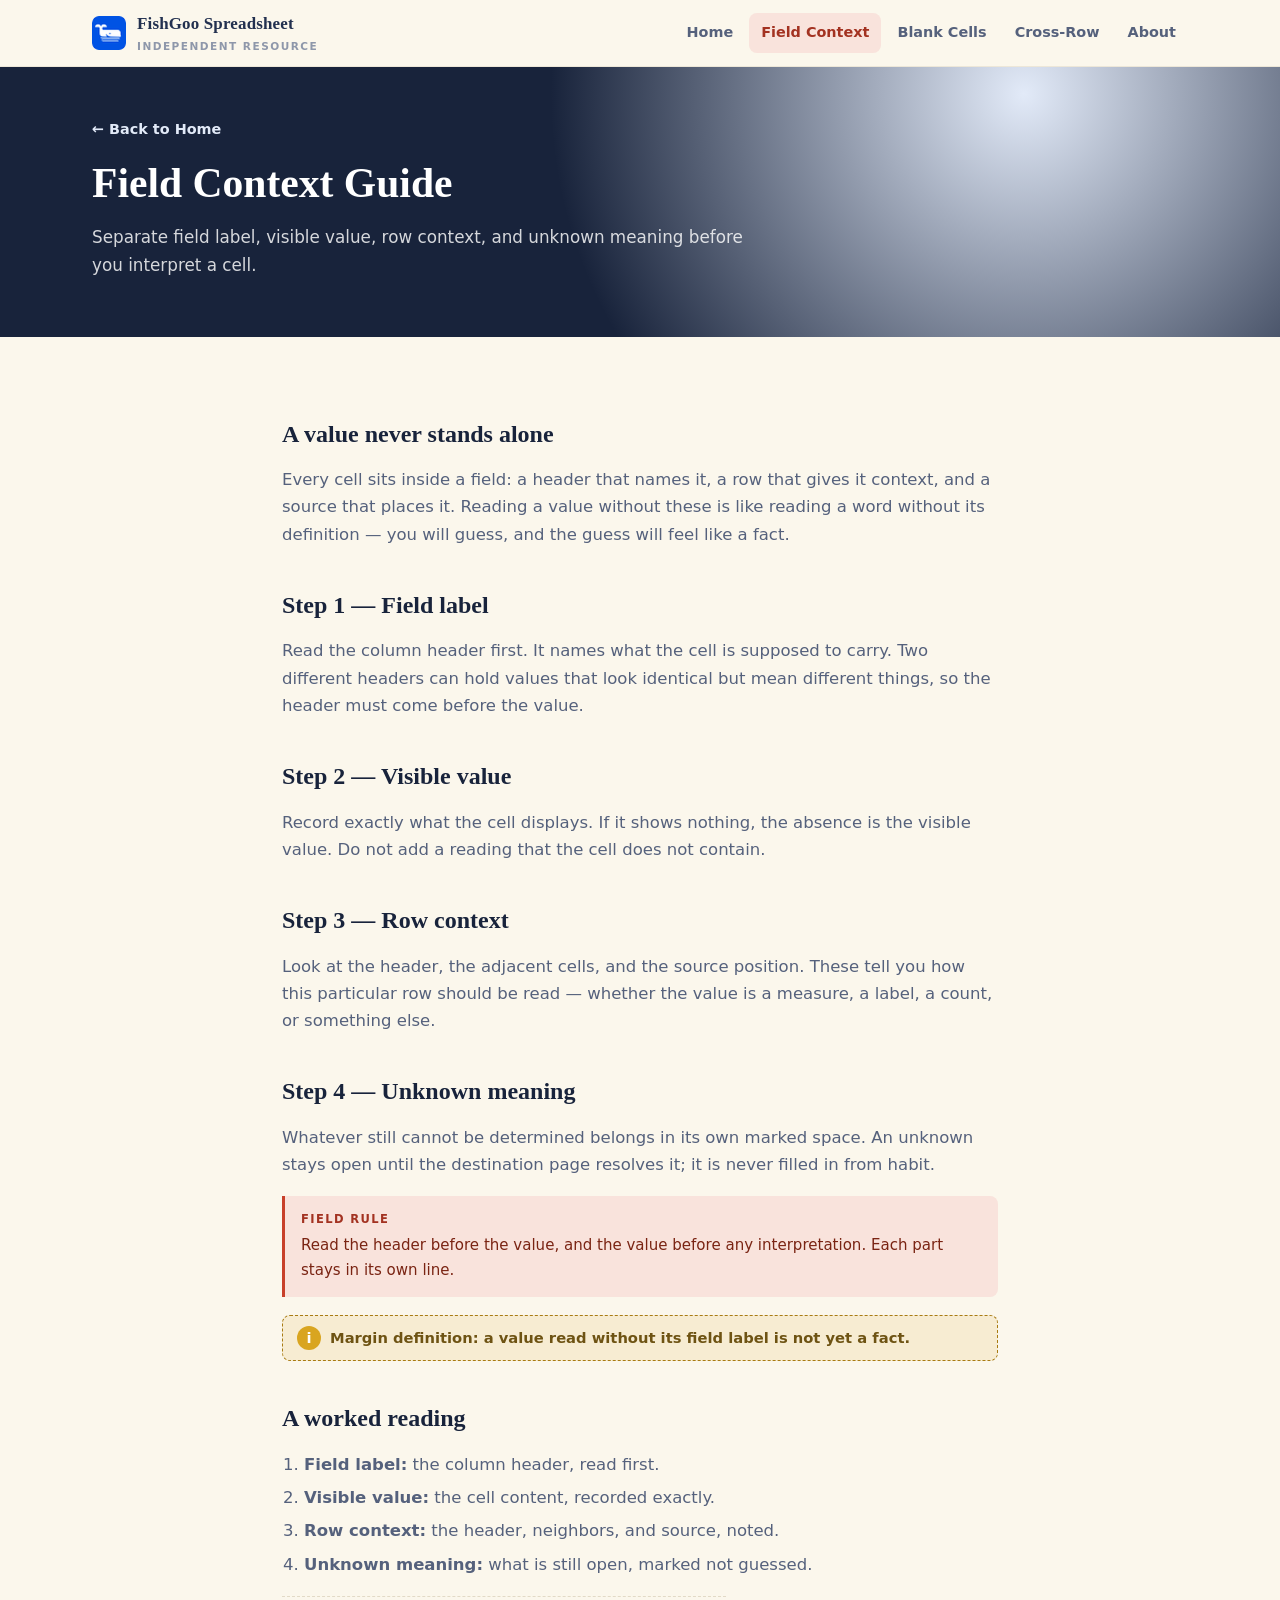
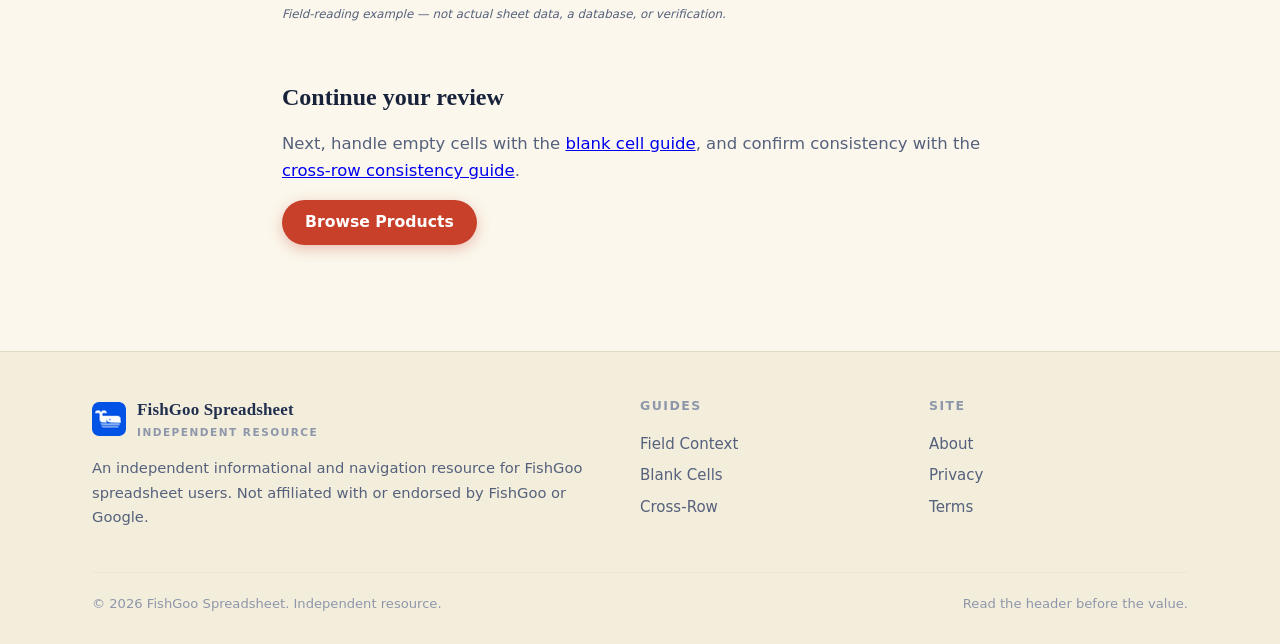
<file: field-context-guide/index.html>
<!DOCTYPE html>
<html lang="en">
<head>
  <meta charset="UTF-8">
  <meta name="viewport" content="width=device-width, initial-scale=1.0">
  <title>Field Context Guide | FishGoo Spreadsheet</title>
  <meta name="description" content="Separate field label, visible value, row context, and unknown meaning before you interpret a FishGoo spreadsheet cell.">
  <link rel="canonical" href="https://repglide.github.io/fishgoo-spreadsheet/field-context-guide/">
  <link rel="icon" type="image/png" href="../assets/images/favicon.png">
  <link rel="stylesheet" href="../assets/css/styles.css">

  <meta property="og:type" content="article">
  <meta property="og:url" content="https://repglide.github.io/fishgoo-spreadsheet/field-context-guide/">
  <meta property="og:title" content="Field Context Guide | FishGoo Spreadsheet">
  <meta property="og:description" content="Separate field label, visible value, row context, and unknown meaning before you interpret a FishGoo spreadsheet cell.">
  <meta name="twitter:card" content="summary">

  <script type="application/ld+json">
  {
    "@context": "https://schema.org",
    "@graph": [
      { "@type": "WebSite", "@id": "https://repglide.github.io/fishgoo-spreadsheet/#website", "url": "https://repglide.github.io/fishgoo-spreadsheet/", "name": "FishGoo Spreadsheet & Field-Context Guide" },
      { "@type": "BreadcrumbList", "itemListElement": [
        { "@type": "ListItem", "position": 1, "name": "Home", "item": "https://repglide.github.io/fishgoo-spreadsheet/" },
        { "@type": "ListItem", "position": 2, "name": "Field Context Guide", "item": "https://repglide.github.io/fishgoo-spreadsheet/field-context-guide/" }
      ]},
      { "@type": "Article", "@id": "https://repglide.github.io/fishgoo-spreadsheet/field-context-guide/#article", "headline": "Field Context Guide", "description": "Separate field label, visible value, row context, and unknown meaning before you interpret a FishGoo spreadsheet cell.", "isPartOf": { "@id": "https://repglide.github.io/fishgoo-spreadsheet/#website" } }
    ]
  }
  </script>
</head>
<body>
  <a href="#main-content" class="skip-link">Skip to main content</a>

  <header class="site-header">
    <div class="container header-inner">
      <a href="../index.html" class="brand" aria-label="FishGoo Spreadsheet Home">
        <img src="../assets/images/logo.png" alt="FishGoo logo" width="34" height="34">
        <span class="brand-name">FishGoo Spreadsheet<small>Independent Resource</small></span>
      </a>
      <button class="mobile-nav-toggle" aria-expanded="false" aria-label="Toggle navigation menu">
        <svg viewBox="0 0 24 24" fill="none" stroke="currentColor" stroke-width="2" width="22" height="22"><line x1="3" y1="6" x2="21" y2="6"></line><line x1="3" y1="12" x2="21" y2="12"></line><line x1="3" y1="18" x2="21" y2="18"></line></svg>
      </button>
      <nav class="main-nav" aria-label="Primary Navigation">
        <ul>
          <li><a href="../index.html">Home</a></li>
          <li><a href="../field-context-guide/" class="active">Field Context</a></li>
          <li><a href="../blank-cell-guide/">Blank Cells</a></li>
          <li><a href="../cross-row-consistency-guide/">Cross-Row</a></li>
          <li><a href="../about/">About</a></li>
        </ul>
      </nav>
    </div>
  </header>

  <main id="main-content">
    <section class="page-hero">
      <div class="container">
        <a class="back-link" href="../index.html">← Back to Home</a>
        <h1>Field Context Guide</h1>
        <p>Separate field label, visible value, row context, and unknown meaning before you interpret a cell.</p>
      </div>
    </section>

    <div class="article-body">
      <h2>A value never stands alone</h2>
      <p>Every cell sits inside a field: a header that names it, a row that gives it context, and a source that places it. Reading a value without these is like reading a word without its definition — you will guess, and the guess will feel like a fact.</p>

      <h2>Step 1 — Field label</h2>
      <p>Read the column header first. It names what the cell is supposed to carry. Two different headers can hold values that look identical but mean different things, so the header must come before the value.</p>

      <h2>Step 2 — Visible value</h2>
      <p>Record exactly what the cell displays. If it shows nothing, the absence is the visible value. Do not add a reading that the cell does not contain.</p>

      <h2>Step 3 — Row context</h2>
      <p>Look at the header, the adjacent cells, and the source position. These tell you how this particular row should be read — whether the value is a measure, a label, a count, or something else.</p>

      <h2>Step 4 — Unknown meaning</h2>
      <p>Whatever still cannot be determined belongs in its own marked space. An unknown stays open until the destination page resolves it; it is never filled in from habit.</p>

      <div class="field-rule"><strong>Field rule</strong>Read the header before the value, and the value before any interpretation. Each part stays in its own line.</div>

      <div class="margin-definition"><span class="qmark">i</span>Margin definition: a value read without its field label is not yet a fact.</div>

      <h2>A worked reading</h2>
      <ol>
        <li><strong>Field label:</strong> the column header, read first.</li>
        <li><strong>Visible value:</strong> the cell content, recorded exactly.</li>
        <li><strong>Row context:</strong> the header, neighbors, and source, noted.</li>
        <li><strong>Unknown meaning:</strong> what is still open, marked not guessed.</li>
      </ol>
      <p class="example-flag">Field-reading example — not actual sheet data, a database, or verification.</p>

      <h2>Continue your review</h2>
      <p>Next, handle empty cells with the <a href="../blank-cell-guide/">blank cell guide</a>, and confirm consistency with the <a href="../cross-row-consistency-guide/">cross-row consistency guide</a>.</p>
      <p><a href="https://repglide.com/?agent=fishgoo" class="btn btn-primary" target="_blank" rel="nofollow noopener">Browse Products</a></p>
    </div>
  </main>

  <footer class="site-footer">
    <div class="container">
      <div class="footer-grid">
        <div class="footer-brand">
          <a href="../index.html" class="brand" aria-label="FishGoo Spreadsheet Home">
            <img src="../assets/images/logo.png" alt="FishGoo logo" width="30" height="30">
            <span class="brand-name">FishGoo Spreadsheet<small>Independent Resource</small></span>
          </a>
          <p>An independent informational and navigation resource for FishGoo spreadsheet users. Not affiliated with or endorsed by FishGoo or Google.</p>
        </div>
        <div class="footer-col">
          <h4>Guides</h4>
          <ul>
            <li><a href="../field-context-guide/">Field Context</a></li>
            <li><a href="../blank-cell-guide/">Blank Cells</a></li>
            <li><a href="../cross-row-consistency-guide/">Cross-Row</a></li>
          </ul>
        </div>
        <div class="footer-col">
          <h4>Site</h4>
          <ul>
            <li><a href="../about/">About</a></li>
            <li><a href="../privacy/">Privacy</a></li>
            <li><a href="../terms/">Terms</a></li>
          </ul>
        </div>
      </div>
      <div class="footer-bottom">
        <span>&copy; <span id="year">2026</span> FishGoo Spreadsheet. Independent resource.</span>
        <span>Read the header before the value.</span>
      </div>
    </div>
  </footer>

  <script src="../assets/js/main.js"></script>
</body>
</html>
</file>
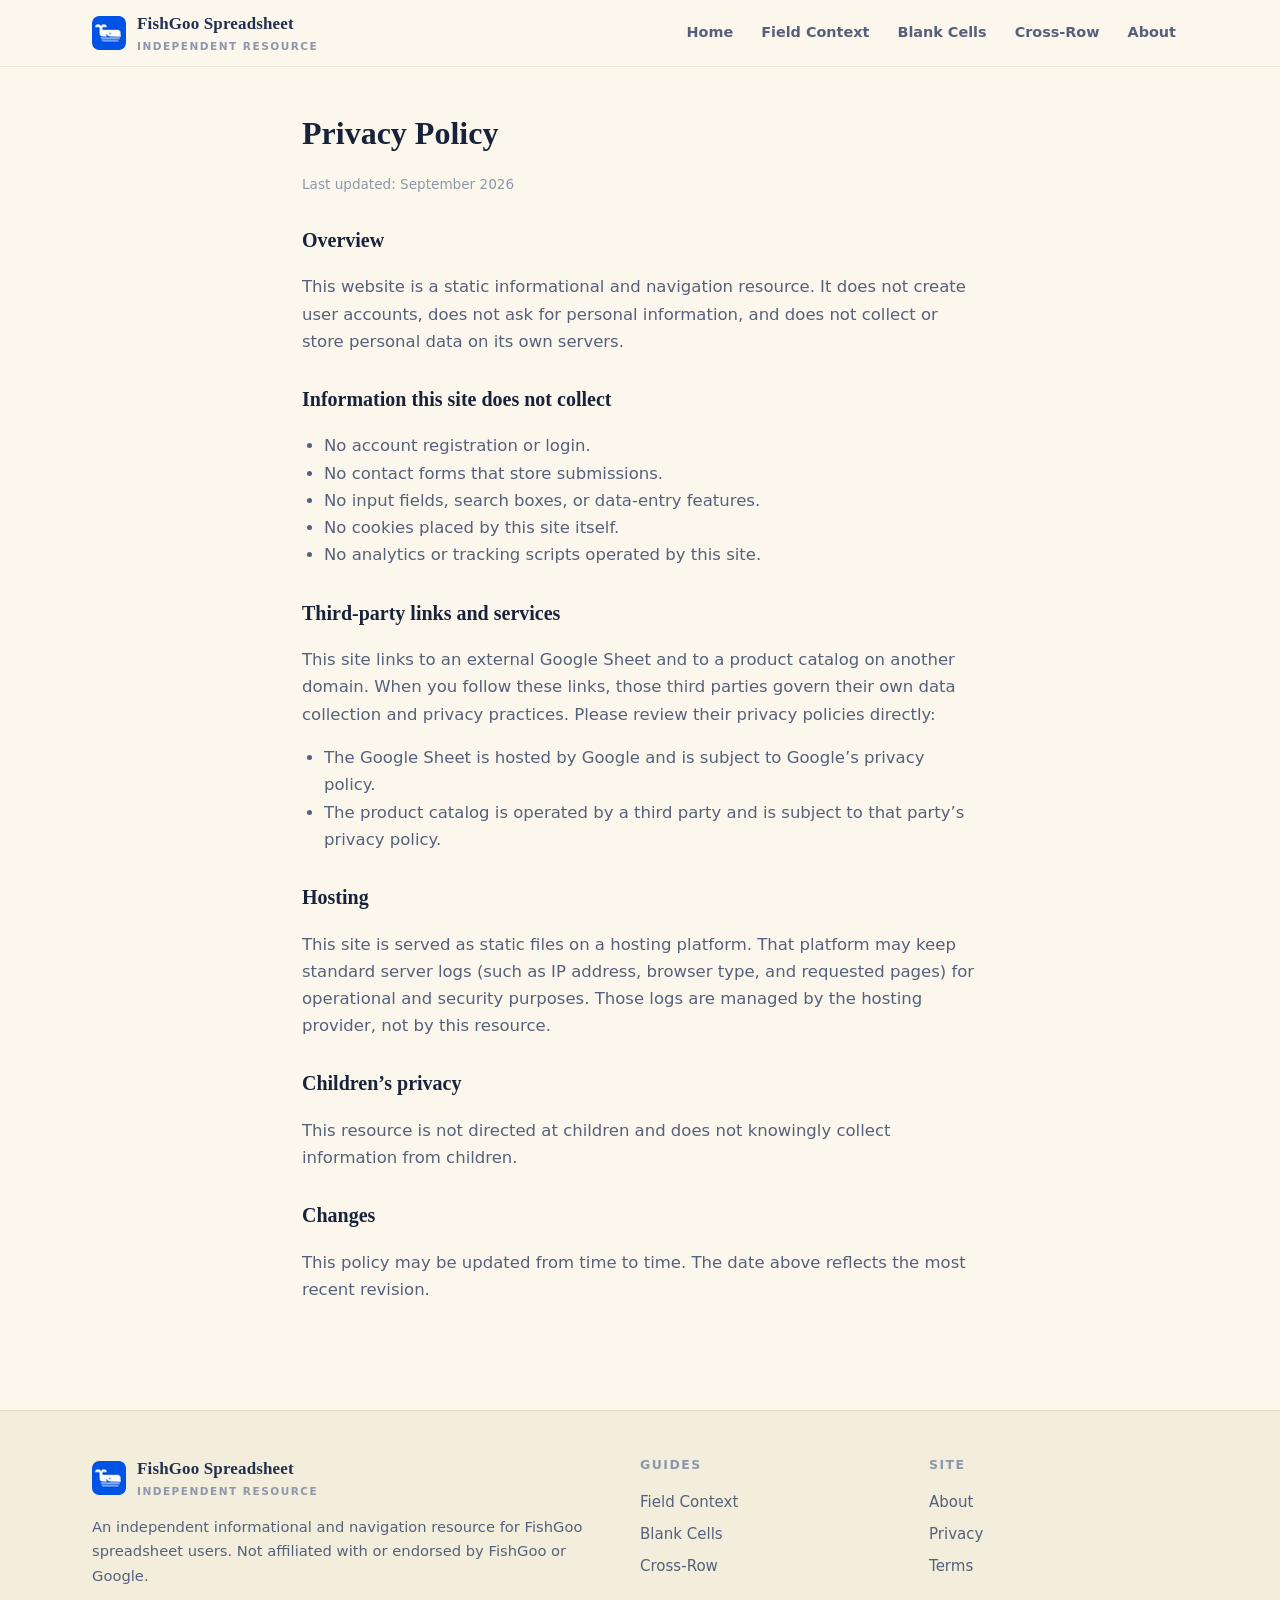
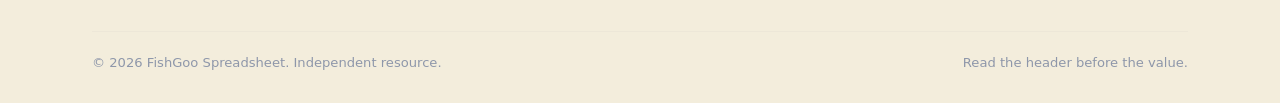
<file: privacy/index.html>
<!DOCTYPE html>
<html lang="en">
<head>
  <meta charset="UTF-8">
  <meta name="viewport" content="width=device-width, initial-scale=1.0">
  <title>Privacy Policy | FishGoo Spreadsheet</title>
  <meta name="description" content="Privacy policy for the FishGoo Spreadsheet independent resource.">
  <link rel="canonical" href="https://repglide.github.io/fishgoo-spreadsheet/privacy/">
  <link rel="icon" type="image/png" href="../assets/images/favicon.png">
  <link rel="stylesheet" href="../assets/css/styles.css">
  <meta name="robots" content="index, follow">
</head>
<body>
  <a href="#main-content" class="skip-link">Skip to main content</a>

  <header class="site-header">
    <div class="container header-inner">
      <a href="../index.html" class="brand" aria-label="FishGoo Spreadsheet Home">
        <img src="../assets/images/logo.png" alt="FishGoo logo" width="34" height="34">
        <span class="brand-name">FishGoo Spreadsheet<small>Independent Resource</small></span>
      </a>
      <button class="mobile-nav-toggle" aria-expanded="false" aria-label="Toggle navigation menu">
        <svg viewBox="0 0 24 24" fill="none" stroke="currentColor" stroke-width="2" width="22" height="22"><line x1="3" y1="6" x2="21" y2="6"></line><line x1="3" y1="12" x2="21" y2="12"></line><line x1="3" y1="18" x2="21" y2="18"></line></svg>
      </button>
      <nav class="main-nav" aria-label="Primary Navigation">
        <ul>
          <li><a href="../index.html">Home</a></li>
          <li><a href="../field-context-guide/">Field Context</a></li>
          <li><a href="../blank-cell-guide/">Blank Cells</a></li>
          <li><a href="../cross-row-consistency-guide/">Cross-Row</a></li>
          <li><a href="../about/">About</a></li>
        </ul>
      </nav>
    </div>
  </header>

  <main id="main-content">
    <div class="legal-body">
      <h1>Privacy Policy</h1>
      <p class="legal-date">Last updated: September 2026</p>

      <h2>Overview</h2>
      <p>This website is a static informational and navigation resource. It does not create user accounts, does not ask for personal information, and does not collect or store personal data on its own servers.</p>

      <h2>Information this site does not collect</h2>
      <ul>
        <li>No account registration or login.</li>
        <li>No contact forms that store submissions.</li>
        <li>No input fields, search boxes, or data-entry features.</li>
        <li>No cookies placed by this site itself.</li>
        <li>No analytics or tracking scripts operated by this site.</li>
      </ul>

      <h2>Third-party links and services</h2>
      <p>This site links to an external Google Sheet and to a product catalog on another domain. When you follow these links, those third parties govern their own data collection and privacy practices. Please review their privacy policies directly:</p>
      <ul>
        <li>The Google Sheet is hosted by Google and is subject to Google&rsquo;s privacy policy.</li>
        <li>The product catalog is operated by a third party and is subject to that party&rsquo;s privacy policy.</li>
      </ul>

      <h2>Hosting</h2>
      <p>This site is served as static files on a hosting platform. That platform may keep standard server logs (such as IP address, browser type, and requested pages) for operational and security purposes. Those logs are managed by the hosting provider, not by this resource.</p>

      <h2>Children&rsquo;s privacy</h2>
      <p>This resource is not directed at children and does not knowingly collect information from children.</p>

      <h2>Changes</h2>
      <p>This policy may be updated from time to time. The date above reflects the most recent revision.</p>
    </div>
  </main>

  <footer class="site-footer">
    <div class="container">
      <div class="footer-grid">
        <div class="footer-brand">
          <a href="../index.html" class="brand" aria-label="FishGoo Spreadsheet Home">
            <img src="../assets/images/logo.png" alt="FishGoo logo" width="30" height="30">
            <span class="brand-name">FishGoo Spreadsheet<small>Independent Resource</small></span>
          </a>
          <p>An independent informational and navigation resource for FishGoo spreadsheet users. Not affiliated with or endorsed by FishGoo or Google.</p>
        </div>
        <div class="footer-col">
          <h4>Guides</h4>
          <ul>
            <li><a href="../field-context-guide/">Field Context</a></li>
            <li><a href="../blank-cell-guide/">Blank Cells</a></li>
            <li><a href="../cross-row-consistency-guide/">Cross-Row</a></li>
          </ul>
        </div>
        <div class="footer-col">
          <h4>Site</h4>
          <ul>
            <li><a href="../about/">About</a></li>
            <li><a href="../privacy/">Privacy</a></li>
            <li><a href="../terms/">Terms</a></li>
          </ul>
        </div>
      </div>
      <div class="footer-bottom">
        <span>&copy; <span id="year">2026</span> FishGoo Spreadsheet. Independent resource.</span>
        <span>Read the header before the value.</span>
      </div>
    </div>
  </footer>

  <script src="../assets/js/main.js"></script>
</body>
</html>
</file>
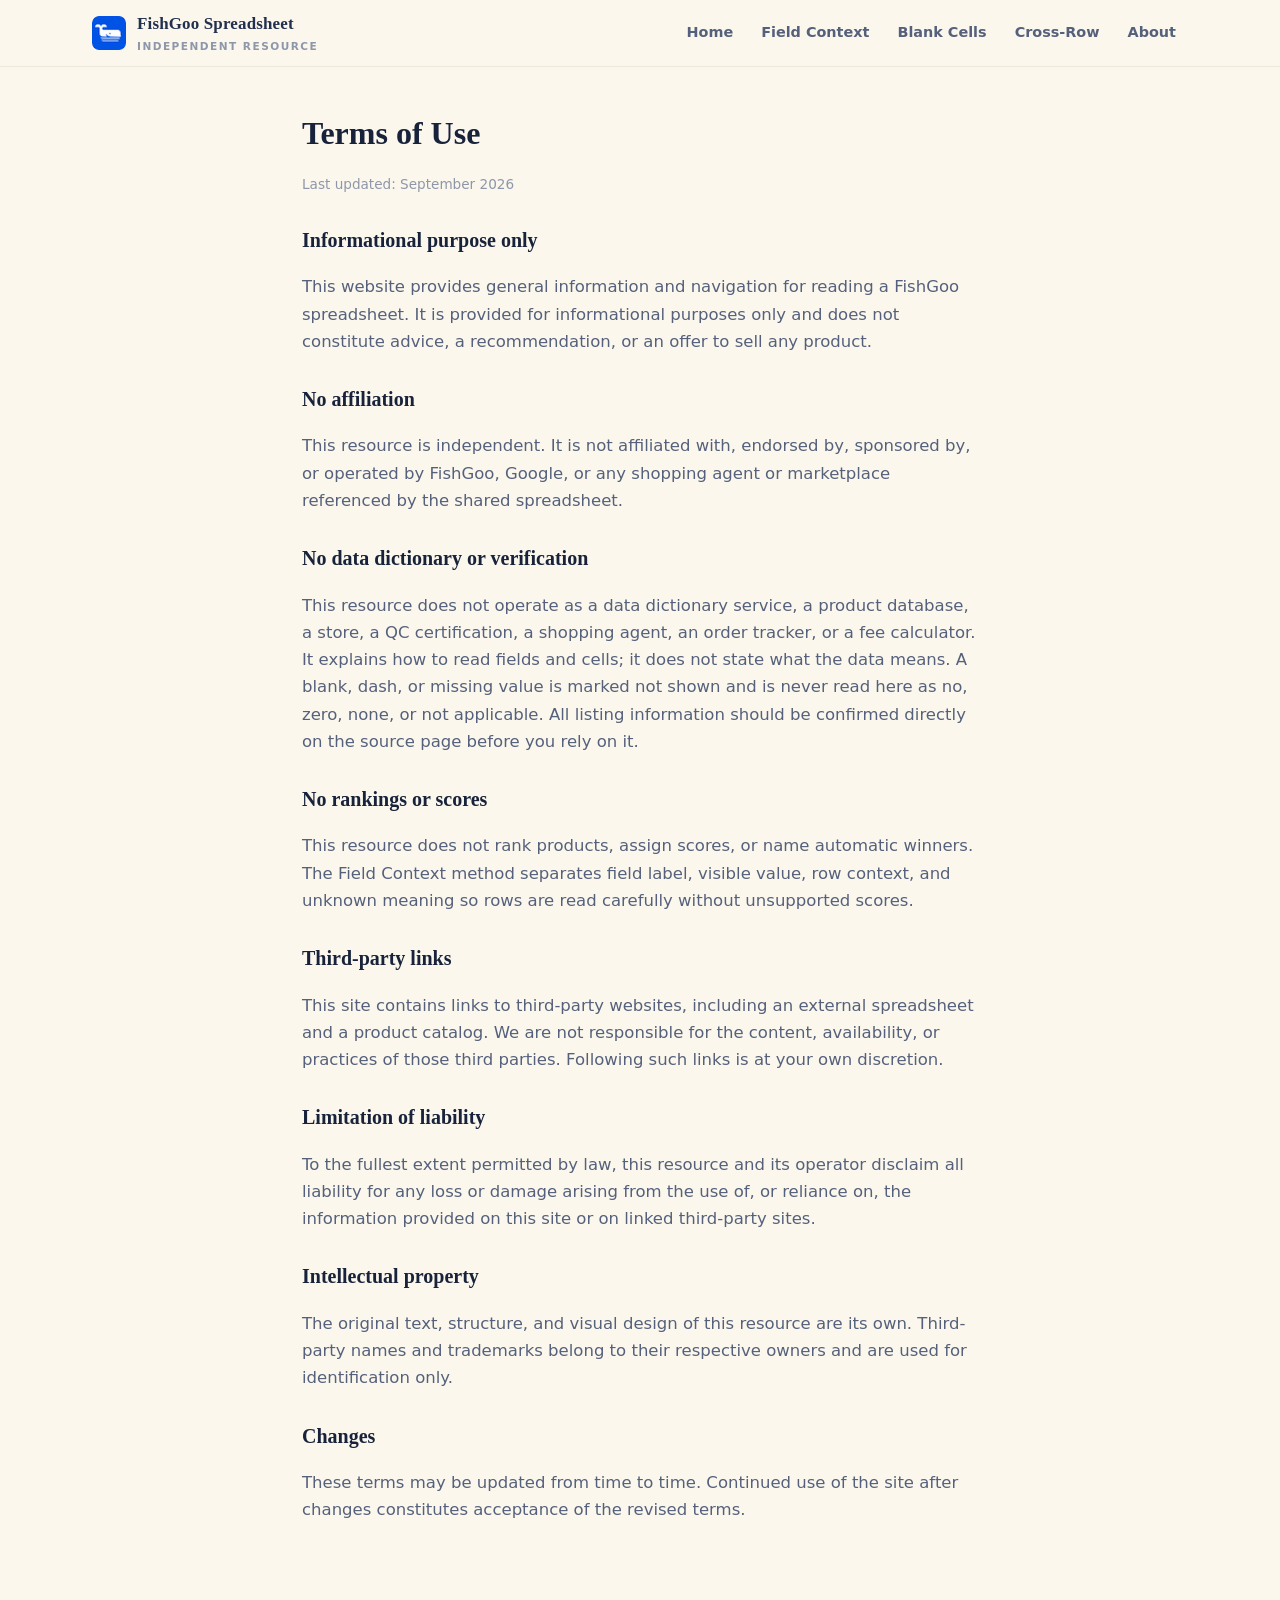
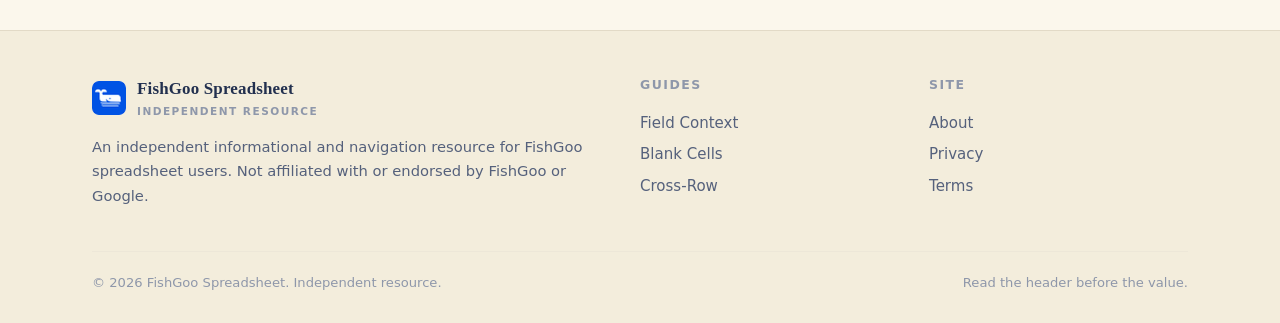
<file: terms/index.html>
<!DOCTYPE html>
<html lang="en">
<head>
  <meta charset="UTF-8">
  <meta name="viewport" content="width=device-width, initial-scale=1.0">
  <title>Terms of Use | FishGoo Spreadsheet</title>
  <meta name="description" content="Terms of use for the FishGoo Spreadsheet independent resource.">
  <link rel="canonical" href="https://repglide.github.io/fishgoo-spreadsheet/terms/">
  <link rel="icon" type="image/png" href="../assets/images/favicon.png">
  <link rel="stylesheet" href="../assets/css/styles.css">
  <meta name="robots" content="index, follow">
</head>
<body>
  <a href="#main-content" class="skip-link">Skip to main content</a>

  <header class="site-header">
    <div class="container header-inner">
      <a href="../index.html" class="brand" aria-label="FishGoo Spreadsheet Home">
        <img src="../assets/images/logo.png" alt="FishGoo logo" width="34" height="34">
        <span class="brand-name">FishGoo Spreadsheet<small>Independent Resource</small></span>
      </a>
      <button class="mobile-nav-toggle" aria-expanded="false" aria-label="Toggle navigation menu">
        <svg viewBox="0 0 24 24" fill="none" stroke="currentColor" stroke-width="2" width="22" height="22"><line x1="3" y1="6" x2="21" y2="6"></line><line x1="3" y1="12" x2="21" y2="12"></line><line x1="3" y1="18" x2="21" y2="18"></line></svg>
      </button>
      <nav class="main-nav" aria-label="Primary Navigation">
        <ul>
          <li><a href="../index.html">Home</a></li>
          <li><a href="../field-context-guide/">Field Context</a></li>
          <li><a href="../blank-cell-guide/">Blank Cells</a></li>
          <li><a href="../cross-row-consistency-guide/">Cross-Row</a></li>
          <li><a href="../about/">About</a></li>
        </ul>
      </nav>
    </div>
  </header>

  <main id="main-content">
    <div class="legal-body">
      <h1>Terms of Use</h1>
      <p class="legal-date">Last updated: September 2026</p>

      <h2>Informational purpose only</h2>
      <p>This website provides general information and navigation for reading a FishGoo spreadsheet. It is provided for informational purposes only and does not constitute advice, a recommendation, or an offer to sell any product.</p>

      <h2>No affiliation</h2>
      <p>This resource is independent. It is not affiliated with, endorsed by, sponsored by, or operated by FishGoo, Google, or any shopping agent or marketplace referenced by the shared spreadsheet.</p>

      <h2>No data dictionary or verification</h2>
      <p>This resource does not operate as a data dictionary service, a product database, a store, a QC certification, a shopping agent, an order tracker, or a fee calculator. It explains how to read fields and cells; it does not state what the data means. A blank, dash, or missing value is marked not shown and is never read here as no, zero, none, or not applicable. All listing information should be confirmed directly on the source page before you rely on it.</p>

      <h2>No rankings or scores</h2>
      <p>This resource does not rank products, assign scores, or name automatic winners. The Field Context method separates field label, visible value, row context, and unknown meaning so rows are read carefully without unsupported scores.</p>

      <h2>Third-party links</h2>
      <p>This site contains links to third-party websites, including an external spreadsheet and a product catalog. We are not responsible for the content, availability, or practices of those third parties. Following such links is at your own discretion.</p>

      <h2>Limitation of liability</h2>
      <p>To the fullest extent permitted by law, this resource and its operator disclaim all liability for any loss or damage arising from the use of, or reliance on, the information provided on this site or on linked third-party sites.</p>

      <h2>Intellectual property</h2>
      <p>The original text, structure, and visual design of this resource are its own. Third-party names and trademarks belong to their respective owners and are used for identification only.</p>

      <h2>Changes</h2>
      <p>These terms may be updated from time to time. Continued use of the site after changes constitutes acceptance of the revised terms.</p>
    </div>
  </main>

  <footer class="site-footer">
    <div class="container">
      <div class="footer-grid">
        <div class="footer-brand">
          <a href="../index.html" class="brand" aria-label="FishGoo Spreadsheet Home">
            <img src="../assets/images/logo.png" alt="FishGoo logo" width="30" height="30">
            <span class="brand-name">FishGoo Spreadsheet<small>Independent Resource</small></span>
          </a>
          <p>An independent informational and navigation resource for FishGoo spreadsheet users. Not affiliated with or endorsed by FishGoo or Google.</p>
        </div>
        <div class="footer-col">
          <h4>Guides</h4>
          <ul>
            <li><a href="../field-context-guide/">Field Context</a></li>
            <li><a href="../blank-cell-guide/">Blank Cells</a></li>
            <li><a href="../cross-row-consistency-guide/">Cross-Row</a></li>
          </ul>
        </div>
        <div class="footer-col">
          <h4>Site</h4>
          <ul>
            <li><a href="../about/">About</a></li>
            <li><a href="../privacy/">Privacy</a></li>
            <li><a href="../terms/">Terms</a></li>
          </ul>
        </div>
      </div>
      <div class="footer-bottom">
        <span>&copy; <span id="year">2026</span> FishGoo Spreadsheet. Independent resource.</span>
        <span>Read the header before the value.</span>
      </div>
    </div>
  </footer>

  <script src="../assets/js/main.js"></script>
</body>
</html>
</file>
<file: assets/css/styles.css>
/* ==========================================================================
   FishGoo Spreadsheet — Field Context / Typesetter's Data Dictionary theme
   Ivory white · deep navy blue · vermilion red accent · sea-glass green ·
   mustard yellow · cobalt blue
   Signatures: type scale, index ruler, definition bracket, blank marker,
   baseline tick, folio label, field rule, margin definition
   ========================================================================== */

:root {
  /* palette */
  --ivory:      #FBF7EC;
  --ivory-2:    #F3EDDC;
  --ivory-3:    #EAE1CC;
  --paper:      #FFFDF6;
  --navy:       #22304F;
  --navy-2:     #18233B;
  --navy-soft:  #55617C;
  --navy-faint: #8E97AA;
  --verm:       #C8402A;
  --verm-d:     #A33221;
  --verm-s:     #F9E3DC;
  --glass:      #7FB8A8;
  --glass-d:    #5C9685;
  --glass-s:    #E2F0EB;
  --mustard:    #D9A520;
  --mustard-d:  #A87B12;
  --mustard-s:  #F7ECD2;
  --cobalt:     #2F5EB8;
  --cobalt-d:   #22468F;
  --cobalt-s:   #E2EAF8;
  --line:       #E2DAC7;
  --line-soft:  #EDE7D8;

  /* typography */
  --serif: Georgia, 'Times New Roman', Times, serif;
  --sans: system-ui, -apple-system, 'Segoe UI', Roboto, Helvetica, Arial, sans-serif;
  --mono: ui-monospace, SFMono-Regular, 'SF Mono', Menlo, Consolas, monospace;

  /* geometry */
  --radius: 14px;
  --radius-sm: 8px;
  --container: 1140px;
  --shadow-sm: 0 1px 2px rgba(34, 48, 79, 0.05), 0 2px 8px rgba(34, 48, 79, 0.06);
  --shadow-md: 0 4px 14px rgba(34, 48, 79, 0.10), 0 12px 32px rgba(34, 48, 79, 0.08);
}

* { box-sizing: border-box; }
html { scroll-behavior: smooth; -webkit-text-size-adjust: 100%; }

body {
  margin: 0;
  font-family: var(--sans);
  font-size: 16.5px;
  line-height: 1.65;
  color: var(--navy);
  background: var(--ivory);
  -webkit-font-smoothing: antialiased;
  text-rendering: optimizeLegibility;
}

/* ---------- accessibility ---------- */
.skip-link { position: absolute; left: -9999px; top: 0; background: var(--navy); color: #fff; padding: 10px 16px; z-index: 200; border-radius: 0 0 var(--radius-sm) 0; }
.skip-link:focus { left: 0; }
:focus-visible { outline: 3px solid var(--verm); outline-offset: 2px; border-radius: 3px; }
.visually-hidden { position: absolute !important; width: 1px; height: 1px; margin: -1px; padding: 0; border: 0; overflow: hidden; clip: rect(0 0 0 0); white-space: nowrap; }

/* ---------- layout ---------- */
.container { max-width: var(--container); margin: 0 auto; padding: 0 22px; }

/* ---------- header ---------- */
.site-header { position: sticky; top: 0; z-index: 100; background: rgba(251, 247, 236, 0.92); backdrop-filter: saturate(140%) blur(8px); border-bottom: 1px solid var(--line-soft); }
.header-inner { display: flex; align-items: center; gap: 20px; height: 66px; }
.brand { display: flex; align-items: center; gap: 11px; text-decoration: none; color: var(--navy); }
.brand img { width: 34px; height: 34px; display: block; border-radius: 7px; }
.brand-name { font-family: var(--serif); font-weight: 700; font-size: 1.06rem; letter-spacing: 0.01em; }
.brand-name small { display: block; font-family: var(--sans); font-weight: 600; font-size: 0.66rem; color: var(--navy-faint); letter-spacing: 0.14em; text-transform: uppercase; }

.main-nav { margin-left: auto; }
.main-nav ul { display: flex; align-items: center; gap: 4px; list-style: none; margin: 0; padding: 0; }
.main-nav a { display: block; padding: 8px 12px; text-decoration: none; color: var(--navy-soft); font-weight: 600; font-size: 0.9rem; border-radius: var(--radius-sm); }
.main-nav a:hover { background: var(--ivory-2); color: var(--navy); }
.main-nav a.active { color: var(--verm-d); background: var(--verm-s); }

.mobile-nav-toggle { display: none; margin-left: auto; width: 44px; height: 44px; border: 1px solid var(--line); background: #fff; border-radius: var(--radius-sm); cursor: pointer; color: var(--navy); }
.mobile-nav-toggle svg { display: block; margin: 0 auto; }

@media (max-width: 860px) {
  .main-nav { display: none; }
  .mobile-nav-toggle { display: block; }
  .main-nav.open { display: block; position: absolute; left: 0; right: 0; top: 66px; background: #fff; border-bottom: 1px solid var(--line); box-shadow: var(--shadow-md); }
  .main-nav.open ul { flex-direction: column; align-items: stretch; gap: 2px; padding: 8px; }
  .main-nav.open a { padding: 12px 14px; }
}

/* ---------- buttons ---------- */
.btn { display: inline-flex; align-items: center; justify-content: center; gap: 8px; padding: 12px 22px; border-radius: 999px; text-decoration: none; font-weight: 700; font-size: 0.98rem; line-height: 1.2; border: 1.5px solid transparent; transition: transform 0.12s ease, box-shadow 0.12s ease, background 0.12s ease; }
.btn:active { transform: translateY(1px); }
.btn-primary { background: var(--verm); color: #fff; box-shadow: 0 4px 14px rgba(200, 64, 42, 0.30); }
.btn-primary:hover { background: var(--verm-d); box-shadow: 0 6px 18px rgba(200, 64, 42, 0.38); }
.btn-secondary { background: #fff; color: var(--navy); border-color: var(--line); box-shadow: var(--shadow-sm); }
.btn-secondary:hover { border-color: var(--navy-soft); background: #fff; }
.btn-sm { padding: 9px 16px; font-size: 0.88rem; }

/* ---------- hero ---------- */
.hero-section { padding: 56px 0 44px; position: relative; overflow: hidden; background: radial-gradient(circle at 85% 8%, var(--cobalt-s) 0, transparent 42%), radial-gradient(circle at 6% 92%, var(--mustard-s) 0, transparent 40%); }
.hero-grid { display: grid; grid-template-columns: 1.05fr 0.95fr; gap: 44px; align-items: center; }
.hero-badge { display: inline-block; padding: 5px 13px; border-radius: 999px; background: var(--verm-s); color: var(--verm-d); font-weight: 700; font-size: 0.76rem; letter-spacing: 0.08em; text-transform: uppercase; }
.hero-title { font-family: var(--serif); font-size: clamp(2.05rem, 4.6vw, 3.1rem); line-height: 1.12; color: var(--navy-2); margin: 18px 0 16px; font-weight: 700; }
.hero-title em { font-style: normal; color: var(--verm); }
.hero-description { font-size: 1.08rem; color: var(--navy-soft); max-width: 34em; margin: 0 0 26px; }
.hero-actions { display: flex; flex-wrap: wrap; gap: 12px; }

/* hero: typographic specimen */
.hero-visual { position: relative; display: flex; justify-content: center; }
.specimen {
  position: relative; width: 320px; padding: 22px 20px 20px 32px;
  background:
    radial-gradient(circle at 12px 12px, var(--ivory-3) 2px, transparent 2.4px),
    var(--paper);
  background-size: auto, auto;
  border: 1px solid var(--line);
  border-radius: 16px;
  box-shadow: var(--shadow-md);
}
/* faint baseline grid */
.specimen::before {
  content: ""; position: absolute; inset: 18px;
  background: repeating-linear-gradient(0deg, transparent 0 24px, rgba(34,48,79,0.05) 24px 25px);
  border-radius: 10px; pointer-events: none;
}
/* index ruler on the left */
.index-ruler {
  position: absolute; left: 12px; top: 18px; bottom: 18px; width: 8px;
  background: repeating-linear-gradient(180deg, var(--navy-faint) 0 1px, transparent 1px 11px);
  opacity: 0.6;
}
/* definition bracket on the right */
.def-bracket { position: absolute; right: 14px; top: 20px; bottom: 20px; width: 10px; border: 1.5px solid var(--verm); border-left: 0; opacity: 0.5; }

.spec-word { position: relative; display: block; line-height: 1.15; }
.spec-field { font-family: var(--mono); font-size: 0.7rem; letter-spacing: 0.22em; text-transform: uppercase; color: var(--cobalt-d); margin-bottom: 6px; }
.spec-value { font-family: var(--serif); font-size: 2.5rem; font-weight: 700; color: var(--navy); margin-bottom: 8px; }
.spec-context { font-family: var(--sans); font-size: 1.12rem; font-weight: 600; letter-spacing: 0.05em; color: var(--mustard-d); margin-bottom: 10px; }
.spec-unknown { display: inline-block; font-family: var(--mono); font-size: 1rem; letter-spacing: 0.14em; color: var(--verm); border-left: 2px solid var(--verm); border-right: 2px solid var(--verm); padding: 2px 8px; }

/* folio label (page-number style) */
.folio-label { position: absolute; bottom: 8px; right: 12px; font-family: var(--mono); font-size: 0.58rem; letter-spacing: 0.14em; text-transform: uppercase; color: var(--navy-faint); }

@media (max-width: 860px) {
  .hero-grid { grid-template-columns: 1fr; gap: 26px; }
  .hero-section { padding-top: 34px; }
  .specimen { width: 100%; max-width: 340px; }
}

/* ---------- section scaffolding ---------- */
.section { padding: 46px 0; }
.section-alt { background: var(--ivory-2); }
.section-header { max-width: 680px; margin: 0 auto 34px; text-align: center; }
.eyebrow { display: inline-block; font-size: 0.76rem; font-weight: 700; letter-spacing: 0.14em; text-transform: uppercase; color: var(--verm-d); }
.section-title { font-family: var(--serif); font-size: clamp(1.6rem, 3.4vw, 2.15rem); color: var(--navy-2); margin: 10px 0 12px; line-height: 1.2; }
.section-lead { color: var(--navy-soft); font-size: 1.02rem; margin: 0; }

/* ---------- category grid (dictionary divider pages) ---------- */
.categories-section { padding-top: 10px; }
.cat-grid { display: grid; grid-template-columns: repeat(4, 1fr); gap: 14px; }
.cat-card {
  position: relative; display: flex; flex-direction: column; gap: 9px;
  background: var(--paper); border: 1px solid var(--line);
  border-radius: var(--radius); padding: 17px 16px 14px 22px; text-decoration: none; color: var(--navy);
  box-shadow: var(--shadow-sm); transition: transform 0.14s ease, box-shadow 0.14s ease, border-color 0.14s ease;
}
.cat-card:hover { transform: translateY(-3px); box-shadow: var(--shadow-md); border-color: var(--verm); }
/* letter-index edge strip (dictionary thumb index) */
.cat-card::before {
  content: ""; position: absolute; left: 0; top: 0; bottom: 0; width: 9px;
  background: repeating-linear-gradient(180deg, var(--verm) 0 5px, transparent 5px 13px);
  border-radius: var(--radius) 0 0 var(--radius); opacity: 0.9;
}
.cat-top { display: flex; align-items: flex-start; justify-content: space-between; }
.cat-code { font-family: var(--mono); font-size: 0.72rem; color: var(--navy-faint); letter-spacing: 0.06em; }
.cat-spec { font-family: var(--serif); font-size: 1.5rem; font-weight: 800; color: var(--navy-2); line-height: 1; }
.cat-icon { width: 28px; height: 28px; color: var(--verm-d); }
.cat-icon svg { width: 100%; height: 100%; }
.cat-name { font-weight: 700; color: var(--navy-2); font-size: 0.97rem; line-height: 1.3; }
.cat-card .cat-arrow { margin-top: auto; font-size: 0.8rem; font-weight: 700; color: var(--verm-d); }

@media (max-width: 900px) {
  .cat-grid { grid-template-columns: repeat(2, 1fr); gap: 12px; }
  .cat-card { padding: 15px 13px 12px 20px; }
}

/* ---------- Read the Header Before the Value (field-context method) ---------- */
.field-method { display: grid; grid-template-columns: repeat(4, 1fr); gap: 14px; }
.fm-step {
  position: relative; background: var(--paper); border: 1px solid var(--line);
  border-radius: var(--radius); padding: 24px 20px 20px; box-shadow: var(--shadow-sm);
}
.fm-step .fm-num { display: inline-block; font-family: var(--mono); font-size: 0.72rem; font-weight: 800; letter-spacing: 0.1em; text-transform: uppercase; }
.fm-step h3 { font-family: var(--serif); font-size: 1.16rem; color: var(--navy-2); margin: 8px 0 8px; }
.fm-step p { color: var(--navy-soft); font-size: 0.93rem; margin: 0; }
.fm-step.fm-field { border-top: 4px solid var(--cobalt); }
.fm-step.fm-field .fm-num { color: var(--cobalt-d); }
.fm-step.fm-value { border-top: 4px solid var(--navy); }
.fm-step.fm-value .fm-num { color: var(--navy-soft); }
.fm-step.fm-context { border-top: 4px solid var(--mustard); }
.fm-step.fm-context .fm-num { color: var(--mustard-d); }
.fm-step.fm-unknown { border-top: 4px solid var(--verm); }
.fm-step.fm-unknown .fm-num { color: var(--verm-d); }
@media (max-width: 900px) { .field-method { grid-template-columns: repeat(2, 1fr); } }
@media (max-width: 560px) { .field-method { grid-template-columns: 1fr; } }

/* ---------- Blank Is Not Zero (blank cell panel) ---------- */
.blank-panel {
  max-width: 760px; margin: 0 auto; background: var(--paper); border: 1px solid var(--line);
  border-radius: var(--radius); padding: 26px 26px; box-shadow: var(--shadow-sm);
}
.blank-cell { display: flex; align-items: center; gap: 12px; justify-content: center; padding: 14px 0 6px; }
/* blank marker: empty dashed bracket, no zero / red cross */
.blank-marker { width: 44px; height: 26px; border: 1.5px dashed var(--navy-faint); border-radius: 5px; opacity: 0.7; }
.blank-word { font-family: var(--mono); font-size: 0.72rem; letter-spacing: 0.12em; text-transform: uppercase; color: var(--navy-faint); }
.blank-panel p { text-align: center; color: var(--navy-soft); font-size: 0.98rem; max-width: 34em; margin: 8px auto 0; }

.blank-grid { display: grid; grid-template-columns: 1fr 1fr; gap: 14px; margin-top: 18px; }
.blank-col { background: var(--paper); border: 1px solid var(--line); border-radius: var(--radius); padding: 18px 20px; }
.blank-col h3 { margin: 0 0 8px; font-size: 1rem; color: var(--navy-2); }
.blank-col ul { margin: 0; padding-left: 18px; color: var(--navy-soft); font-size: 0.92rem; }
.blank-col ul li { margin: 5px 0; }
.blank-col.is-blank h3 { color: var(--navy-2); }
.blank-col.is-assumed { border-top: 3px solid var(--verm); }
@media (max-width: 720px) { .blank-grid { grid-template-columns: 1fr; } }

/* ---------- the field dictionary card (typesetting proof structure) ---------- */
.dictionary-card { max-width: 780px; margin: 0 auto; background: var(--paper); border: 1px solid var(--line); border-radius: 16px; box-shadow: var(--shadow-md); overflow: hidden; }
.dictionary-card .dc-head { display: flex; align-items: center; justify-content: space-between; gap: 12px; padding: 16px 22px; background: var(--navy-2); color: #fff; }
.dictionary-card .dc-head .dc-title { font-family: var(--mono); font-size: 0.78rem; font-weight: 800; letter-spacing: 0.12em; text-transform: uppercase; }
.dictionary-card .dc-head .folio-label { position: static; color: rgba(255,255,255,0.6); }
.dictionary-card .dc-blocks { padding: 4px 0; }
.dictionary-card .dc-block { padding: 15px 22px; border-top: 1px solid var(--line-soft); }
.dictionary-card .dc-block:first-child { border-top: 0; }
.dictionary-card .dc-block { display: grid; grid-template-columns: 150px 1fr; gap: 14px; align-items: baseline; }
.dictionary-card .dc-label { font-family: var(--mono); font-size: 0.74rem; font-weight: 700; letter-spacing: 0.05em; text-transform: uppercase; }
.dictionary-card .dc-def { font-family: var(--serif); font-size: 1.02rem; color: var(--navy); }
.dictionary-card .dc-block.dc-field .dc-label { color: var(--cobalt-d); }
.dictionary-card .dc-block.dc-value .dc-label { color: var(--navy-soft); }
.dictionary-card .dc-block.dc-context .dc-label { color: var(--mustard-d); }
.dictionary-card .dc-block.dc-unknown .dc-label { color: var(--verm-d); }
/* field rule: horizontal rule separating blocks */
.dictionary-card .dc-block.dc-unknown { border-top: 2px solid var(--verm); }
@media (max-width: 600px) {
  .dictionary-card .dc-block { grid-template-columns: 1fr; gap: 3px; padding: 13px 18px; }
  .dictionary-card .dc-head { padding: 14px 18px; }
}

/* ---------- Same Shape, Different Meaning (cross-row consistency) ---------- */
.shape-grid { display: grid; grid-template-columns: 1fr 1fr; gap: 14px; }
.shape-col { background: var(--paper); border: 1px solid var(--line); border-radius: var(--radius); padding: 20px 22px; }
.shape-col h3 { margin: 0 0 10px; font-size: 1.02rem; display: flex; align-items: center; gap: 9px; color: var(--navy-2); }
.shape-col ul { margin: 0; padding-left: 18px; color: var(--navy-soft); font-size: 0.94rem; }
.shape-col ul li { margin: 6px 0; }
.shape-col .mark { flex: none; width: 22px; height: 22px; border-radius: 5px; display: grid; place-items: center; font-size: 0.78rem; color: #fff; font-family: var(--mono); }
.shape-col.is-same .mark { background: var(--glass-d); }
.shape-col.is-diff .mark { background: var(--verm); }
@media (max-width: 720px) { .shape-grid { grid-template-columns: 1fr; } }

/* ---------- signatures ---------- */
.field-rule { border-left: 3px solid var(--verm); background: var(--verm-s); padding: 14px 16px; border-radius: 0 var(--radius-sm) var(--radius-sm) 0; margin: 18px 0; font-size: 0.94rem; color: #7A2413; }
.field-rule strong { display: block; font-size: 0.72rem; letter-spacing: 0.12em; text-transform: uppercase; margin-bottom: 4px; color: var(--verm-d); }

.margin-definition { display: flex; align-items: center; gap: 9px; padding: 10px 14px; border: 1px dashed var(--mustard-d); border-radius: var(--radius-sm); background: var(--mustard-s); color: #6E5313; font-weight: 600; font-size: 0.92rem; margin: 10px 0; }
.margin-definition .qmark { flex: none; width: 24px; height: 24px; border-radius: 50%; background: var(--mustard); color: #fff; display: grid; place-items: center; font-weight: 800; }

/* definition bracket span */
.definition-bracket-inline { display: inline; border-left: 2px solid var(--cobalt); border-right: 2px solid var(--cobalt); padding: 0 5px; color: var(--cobalt-d); font-style: italic; }

/* baseline tick note */
.baseline-tick { display: inline-flex; align-items: center; gap: 9px; padding: 10px 14px; border: 1px solid var(--glass); border-radius: var(--radius-sm); background: var(--glass-s); color: #1E5C48; font-weight: 600; font-size: 0.92rem; margin: 10px 0; }
.baseline-tick .qmark { flex: none; width: 24px; height: 24px; border-radius: 50%; background: var(--glass-d); color: #fff; display: grid; place-items: center; font-weight: 800; }

.example-flag { display: inline-block; margin-top: 14px; font-size: 0.74rem; color: var(--navy-faint); font-style: italic; border-top: 1px dashed var(--line); padding-top: 8px; }

/* ---------- do not fill the missing cell (stop rules) ---------- */
.stop-list { list-style: none; margin: 0; padding: 0; max-width: 760px; margin-inline: auto; }
.stop-list li { display: flex; gap: 14px; align-items: flex-start; padding: 14px 16px; margin: 10px 0; background: var(--paper); border: 1px solid var(--line); border-radius: var(--radius); box-shadow: var(--shadow-sm); }
.stop-list .s-num { flex: none; width: 30px; height: 30px; border-radius: 50%; display: grid; place-items: center; background: var(--verm-s); color: var(--verm); font-weight: 800; font-size: 0.82rem; font-family: var(--mono); }
.stop-list p { margin: 0; color: var(--navy-soft); font-size: 0.96rem; }
.stop-list strong { color: var(--navy-2); }

/* ---------- guide entry cards ---------- */
.guide-grid { display: grid; grid-template-columns: repeat(3, 1fr); gap: 16px; }
.guide-card { display: flex; flex-direction: column; background: var(--paper); border: 1px solid var(--line); border-radius: var(--radius); padding: 24px 22px; text-decoration: none; color: var(--navy); box-shadow: var(--shadow-sm); transition: transform 0.14s ease, box-shadow 0.14s ease; }
.guide-card:hover { transform: translateY(-3px); box-shadow: var(--shadow-md); }
.guide-card .guide-num { font-family: var(--mono); font-size: 0.78rem; color: var(--verm-d); letter-spacing: 0.1em; }
.guide-card h3 { font-family: var(--serif); font-size: 1.24rem; color: var(--navy-2); margin: 8px 0 10px; }
.guide-card p { color: var(--navy-soft); font-size: 0.95rem; margin: 0 0 16px; }
.guide-card .guide-cta { margin-top: auto; font-weight: 700; color: var(--verm-d); font-size: 0.9rem; }
@media (max-width: 900px) { .guide-grid { grid-template-columns: 1fr; } }

/* ---------- FAQ ---------- */
.faq-list { max-width: 760px; margin: 0 auto; }
details.faq-item { background: var(--paper); border: 1px solid var(--line); border-radius: var(--radius); margin: 10px 0; box-shadow: var(--shadow-sm); overflow: hidden; }
details.faq-item summary { cursor: pointer; list-style: none; padding: 16px 20px; font-weight: 700; color: var(--navy-2); display: flex; align-items: center; justify-content: space-between; gap: 14px; }
details.faq-item summary::-webkit-details-marker { display: none; }
details.faq-item summary::after { content: "+"; font-size: 1.5rem; font-weight: 400; color: var(--verm); line-height: 1; }
details.faq-item[open] summary::after { content: "–"; }
.faq-item .faq-body { padding: 0 20px 18px; color: var(--navy-soft); font-size: 0.96rem; }
.faq-item .faq-body p { margin: 0 0 10px; }

/* ---------- final CTA ---------- */
.final-cta { background: var(--navy-2); color: #fff; border-radius: 20px; padding: 44px 40px; text-align: center; position: relative; overflow: hidden; }
.final-cta::before { content: ""; position: absolute; inset: 0; opacity: 0.35; background: radial-gradient(circle at 15% 20%, var(--verm) 0, transparent 40%), radial-gradient(circle at 85% 80%, var(--cobalt) 0, transparent 40%); }
.final-cta h2 { font-family: var(--serif); font-size: clamp(1.5rem, 3.2vw, 2.1rem); margin: 0 0 12px; position: relative; }
.final-cta p { color: rgba(255,255,255,0.82); max-width: 30em; margin: 0 auto 24px; position: relative; }
.final-cta .btn-primary { position: relative; }

/* ---------- footer ---------- */
.site-footer { border-top: 1px solid var(--line); background: var(--ivory-2); padding: 44px 0 30px; margin-top: 30px; }
.footer-grid { display: grid; grid-template-columns: 2fr 1fr 1fr; gap: 30px; }
.footer-brand p { color: var(--navy-soft); font-size: 0.92rem; max-width: 34em; }
.footer-col h4 { font-size: 0.78rem; letter-spacing: 0.12em; text-transform: uppercase; color: var(--navy-faint); margin: 0 0 12px; }
.footer-col ul { list-style: none; margin: 0; padding: 0; }
.footer-col a { color: var(--navy-soft); text-decoration: none; font-size: 0.94rem; line-height: 2.1; }
.footer-col a:hover { color: var(--verm-d); }
.footer-bottom { margin-top: 28px; padding-top: 20px; border-top: 1px solid var(--line-soft); font-size: 0.82rem; color: var(--navy-faint); display: flex; flex-wrap: wrap; gap: 8px 20px; justify-content: space-between; }
@media (max-width: 720px) { .footer-grid { grid-template-columns: 1fr; } }

/* ---------- article / guide pages ---------- */
.page-hero { background: radial-gradient(circle at 80% 10%, var(--cobalt-s) 0, transparent 45%), var(--navy-2); color: #fff; padding: 48px 0 40px; position: relative; overflow: hidden; }
.page-hero .container { position: relative; }
.page-hero h1 { font-family: var(--serif); font-size: clamp(1.8rem, 4vw, 2.6rem); margin: 12px 0 12px; line-height: 1.15; color: #fff; }
.page-hero p { color: rgba(255,255,255,0.82); max-width: 40em; font-size: 1.05rem; }

.article-body { max-width: 760px; margin: 0 auto; padding: 40px 22px 60px; }
.article-body h2 { font-family: var(--serif); font-size: 1.5rem; color: var(--navy-2); margin: 38px 0 12px; }
.article-body h3 { font-size: 1.12rem; color: var(--navy-2); margin: 26px 0 8px; }
.article-body p { color: var(--navy-soft); margin: 0 0 16px; }
.article-body ul, .article-body ol { color: var(--navy-soft); margin: 0 0 18px; padding-left: 22px; }
.article-body li { margin: 6px 0; }
.article-body blockquote { margin: 22px 0; padding: 16px 20px; background: var(--ivory-2); border-left: 4px solid var(--verm); border-radius: 0 var(--radius-sm) var(--radius-sm) 0; color: var(--navy-soft); font-family: var(--serif); font-size: 1.06rem; }

.back-link { display: inline-flex; align-items: center; gap: 6px; color: var(--cobalt-s); font-weight: 700; text-decoration: none; font-size: 0.9rem; margin-bottom: 6px; }
.back-link:hover { text-decoration: underline; }

/* legal pages */
.legal-body { max-width: 720px; margin: 0 auto; padding: 40px 22px 60px; }
.legal-body h1 { font-family: var(--serif); color: var(--navy-2); font-size: 2rem; margin: 0 0 6px; }
.legal-body .legal-date { color: var(--navy-faint); font-size: 0.85rem; margin-bottom: 24px; }
.legal-body h2 { font-family: var(--serif); font-size: 1.25rem; color: var(--navy-2); margin: 28px 0 8px; }
.legal-body p, .legal-body li { color: var(--navy-soft); }
.legal-body ul { padding-left: 22px; }

/* 404 */
.notfound { text-align: center; padding: 70px 22px 80px; }
.notfound .big { font-family: var(--serif); font-size: clamp(4rem, 14vw, 7rem); color: var(--navy-2); margin: 0; line-height: 1; }
.notfound h1 { font-family: var(--serif); color: var(--navy-2); margin: 8px 0 12px; }
.notfound p { color: var(--navy-soft); max-width: 30em; margin: 0 auto 24px; }
</file>
